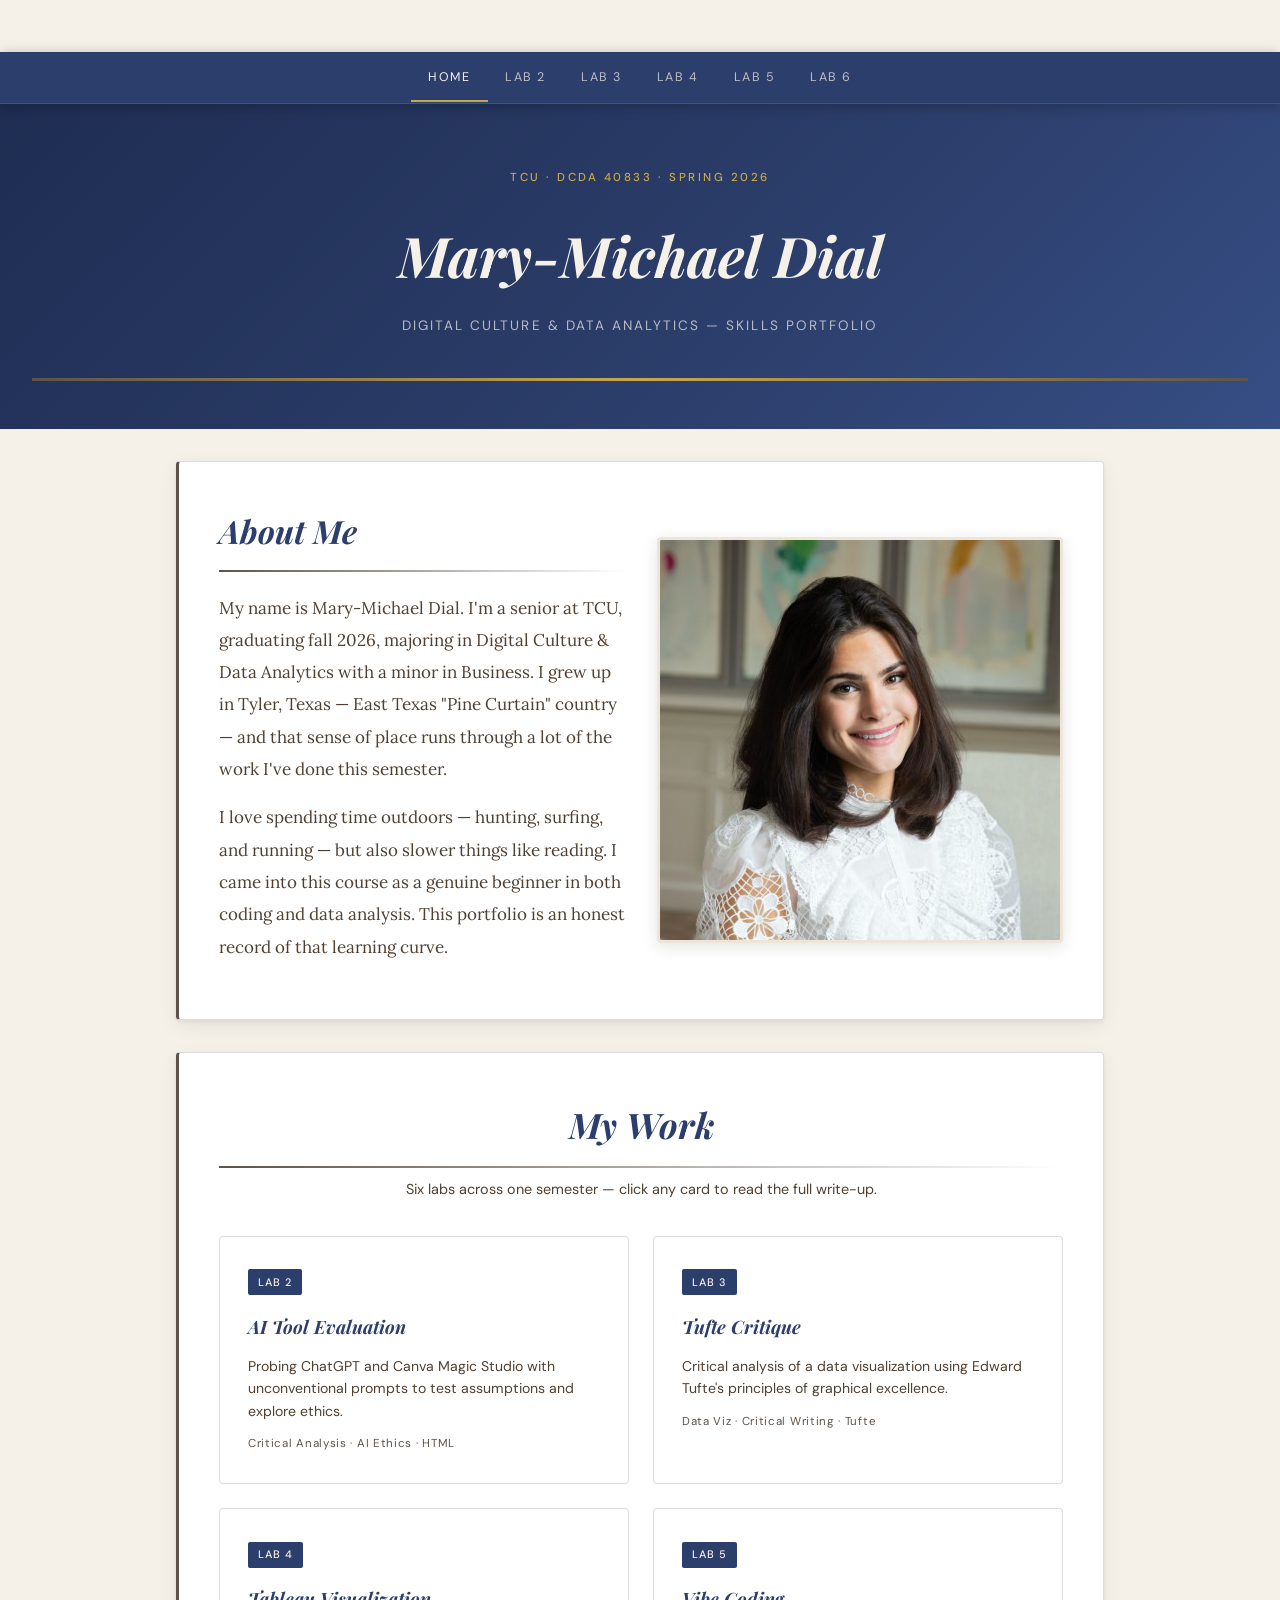
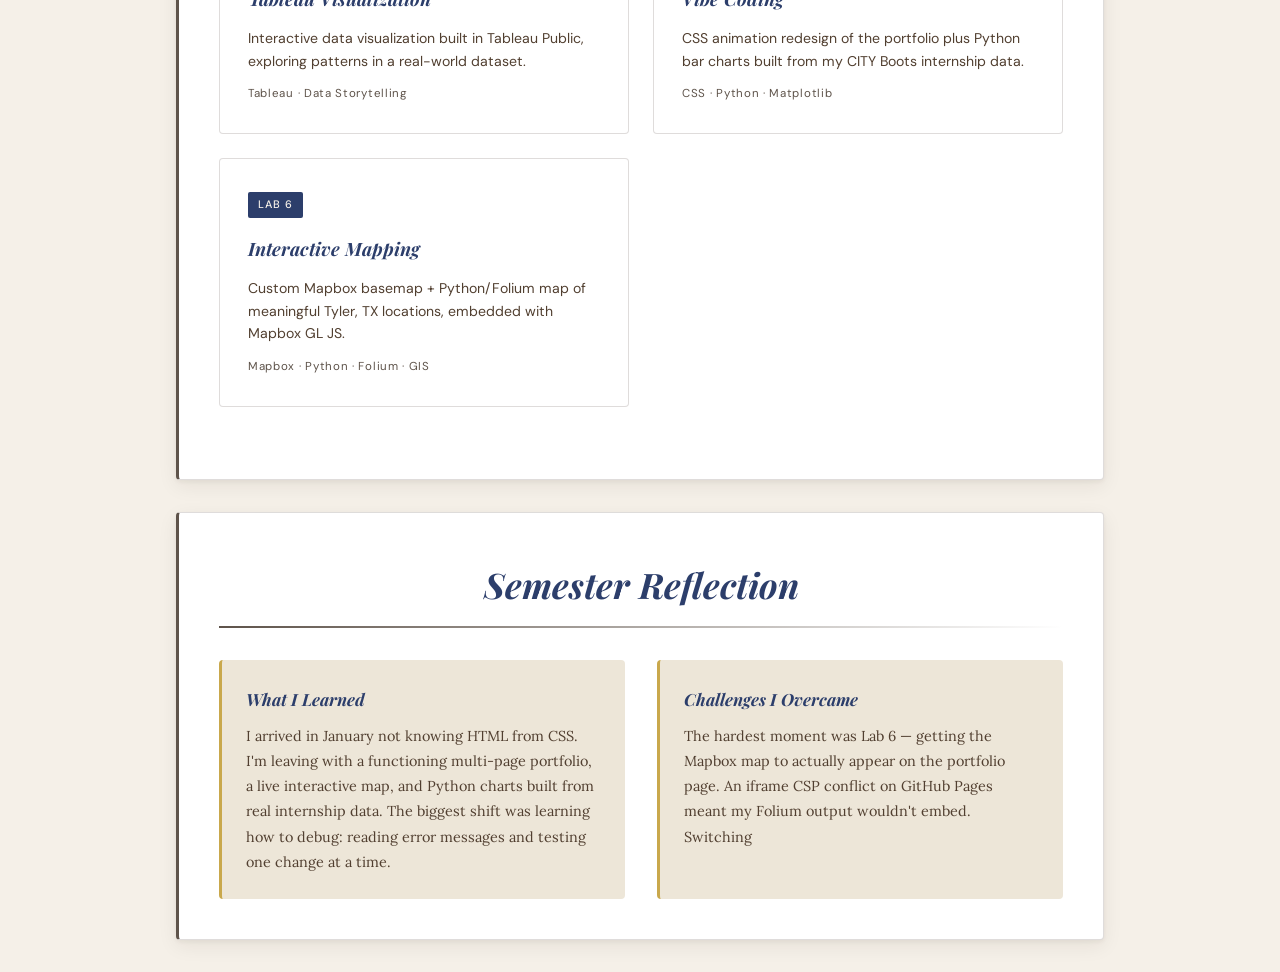
<file: index.html>
<!DOCTYPE html>
<!-- This is the home page of Mary-Michael Dial's DCDA Skills Portfolio.
     It links to all six lab pages and introduces the site. -->
<html lang="en">

<head>
    <!-- UTF-8 encoding handles all characters including special symbols -->
    <meta charset="UTF-8">
    <!-- Viewport tag makes the site scale correctly on phones and tablets -->
    <meta name="viewport" content="width=device-width, initial-scale=1.0">
    <meta name="description" content="DCDA 40833 Skills Portfolio — Mary-Michael Dial, TCU Spring 2026">
    <title>Mary-Michael Dial | DCDA 40833 Skills Portfolio</title>
    <!-- Link to our one external stylesheet — controls ALL visual design -->
    <link rel="stylesheet" href="css/styles.css">
    <!-- Google Fonts: Playfair Display (headings), Lora (body), DM Sans (nav/labels) -->
    <link href="https://fonts.googleapis.com/css2?family=Playfair+Display:ital,wght@0,400;0,700;1,400&family=Lora:ital,wght@0,400;0,600;1,400&family=DM+Sans:wght@300;400;500&display=swap" rel="stylesheet">
</head>

<body>

    <!-- =====================================================
         NAVIGATION BAR
         Fixed to the top of the screen. The hamburger button
         is hidden on desktop and shown on mobile via CSS.
         JavaScript at the bottom toggles the menu open/closed.
         ===================================================== -->
    <nav>
        <!-- Hamburger: three lines that become an X on mobile -->
        <button class="hamburger" aria-label="Toggle menu">&#9776;</button>
        <!-- Nav links — collapse on mobile when hamburger is clicked -->
        <ul class="nav-links">
            <li><a href="index.html" class="active">Home</a></li>
            <li><a href="lab02.html">Lab 2</a></li>
            <li><a href="lab03.html">Lab 3</a></li>
            <li><a href="lab04.html">Lab 4</a></li>
            <li><a href="lab05.html">Lab 5</a></li>
            <li><a href="lab06.html">Lab 6</a></li>
        </ul>
    </nav>

    <!-- =====================================================
         HEADER / HERO BANNER
         Large dark section at the top — introduces name and course.
         ===================================================== -->
    <header>
        <div class="header-inner">
            <!-- Small uppercase label above the main title -->
            <p class="header-eyebrow">TCU · DCDA 40833 · Spring 2026</p>
            <h1>Mary-Michael Dial</h1>
            <p class="header-sub">Digital Culture &amp; Data Analytics — Skills Portfolio</p>
        </div>
    </header>

    <!-- =====================================================
         MAIN CONTENT
         ===================================================== -->
    <main>

        <!-- -----------------------------------------------
             ABOUT SECTION
             Brief personal introduction with photo.
             ----------------------------------------------- -->
        <section id="about">
            <div class="about-grid">

                <!-- Left column: text introduction -->
                <div class="about-text">
                    <h2>About Me</h2>
                    <p>
                        My name is Mary-Michael Dial. I'm a senior at TCU, graduating fall 2026,
                        majoring in Digital Culture &amp; Data Analytics with a minor in Business.
                        I grew up in Tyler, Texas — East Texas "Pine Curtain" country — and that
                        sense of place runs through a lot of the work I've done this semester.
                    </p>
                    <p>
                        I love spending time outdoors — hunting, surfing, and running — but also
                        slower things like reading. I came into this course as a genuine beginner
                        in both coding and data analysis. This portfolio is an honest record of
                        that learning curve.
                    </p>
                </div>

                <!-- Right column: photo -->
                <div class="about-photo">
                    <!-- Photo saved in images/ folder as mypic.png -->
                    <img src="images/mypic.png" alt="Photo of Mary-Michael Dial">
                </div>

            </div>
        </section>

        <!-- -----------------------------------------------
             LAB CARDS GRID
             One card per lab. Each card links to its detail
             page and shows a brief description and skill tags.
             ----------------------------------------------- -->
        <section id="portfolio">
            <h2 class="section-title">My Work</h2>
            <p class="section-sub">Six labs across one semester — click any card to read the full write-up.</p>

            <!-- CSS Grid — auto-fills columns at minimum 280px wide -->
            <div class="portfolio-grid">

                <!-- LAB 2 CARD -->
                <a href="lab02.html" class="portfolio-card">
                    <span class="lab-tag">Lab 2</span>
                    <h3>AI Tool Evaluation</h3>
                    <p>Probing ChatGPT and Canva Magic Studio with unconventional prompts to test assumptions and explore ethics.</p>
                    <span class="card-skills">Critical Analysis · AI Ethics · HTML</span>
                </a>

                <!-- LAB 3 CARD -->
                <a href="lab03.html" class="portfolio-card">
                    <span class="lab-tag">Lab 3</span>
                    <h3>Tufte Critique</h3>
                    <p>Critical analysis of a data visualization using Edward Tufte's principles of graphical excellence.</p>
                    <span class="card-skills">Data Viz · Critical Writing · Tufte</span>
                </a>

                <!-- LAB 4 CARD -->
                <a href="lab04.html" class="portfolio-card">
                    <span class="lab-tag">Lab 4</span>
                    <h3>Tableau Visualization</h3>
                    <p>Interactive data visualization built in Tableau Public, exploring patterns in a real-world dataset.</p>
                    <span class="card-skills">Tableau · Data Storytelling</span>
                </a>

                <!-- LAB 5 CARD -->
                <a href="lab05.html" class="portfolio-card">
                    <span class="lab-tag">Lab 5</span>
                    <h3>Vibe Coding</h3>
                    <p>CSS animation redesign of the portfolio plus Python bar charts built from my CITY Boots internship data.</p>
                    <span class="card-skills">CSS · Python · Matplotlib</span>
                </a>

                <!-- LAB 6 CARD -->
                <a href="lab06.html" class="portfolio-card">
                    <span class="lab-tag">Lab 6</span>
                    <h3>Interactive Mapping</h3>
                    <p>Custom Mapbox basemap + Python/Folium map of meaningful Tyler, TX locations, embedded with Mapbox GL JS.</p>
                    <span class="card-skills">Mapbox · Python · Folium · GIS</span>
                </a>

            </div>
        </section>

        <!-- -----------------------------------------------
             SEMESTER REFLECTION
             ----------------------------------------------- -->
        <section id="reflection">
            <h2 class="section-title">Semester Reflection</h2>

            <div class="reflection-grid">

                <div class="reflection-item">
                    <h3>What I Learned</h3>
                    <p>
                        I arrived in January not knowing HTML from CSS. I'm leaving with a
                        functioning multi-page portfolio, a live interactive map, and Python
                        charts built from real internship data. The biggest shift was learning
                        how to debug: reading error messages and testing one change at a time.
                    </p>
                </div>

                <div class="reflection-item">
                    <h3>Challenges I Overcame</h3>
                    <p>
                        The hardest moment was Lab 6 — getting the Mapbox map to actually appear
                        on the portfolio page. An iframe CSP conflict on GitHub Pages meant my
                        Folium output wouldn't embed. Switching
</file>
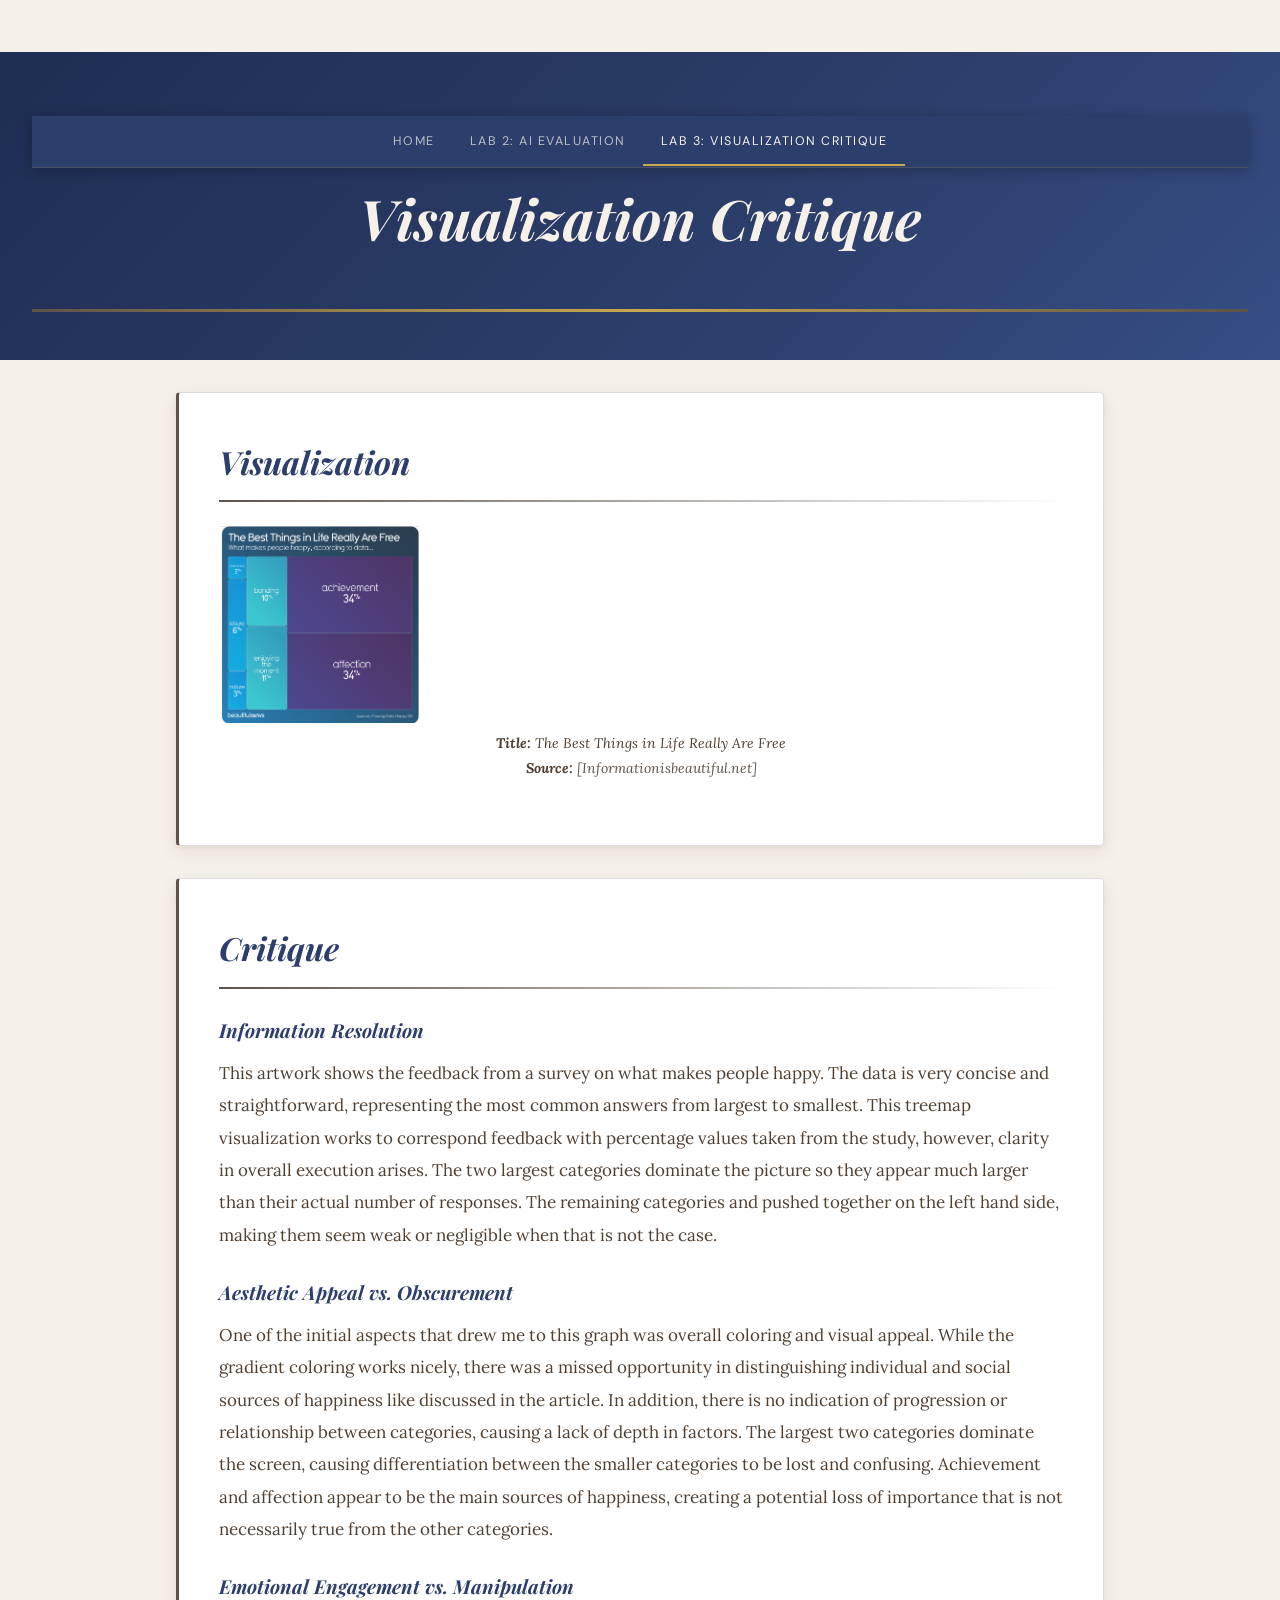
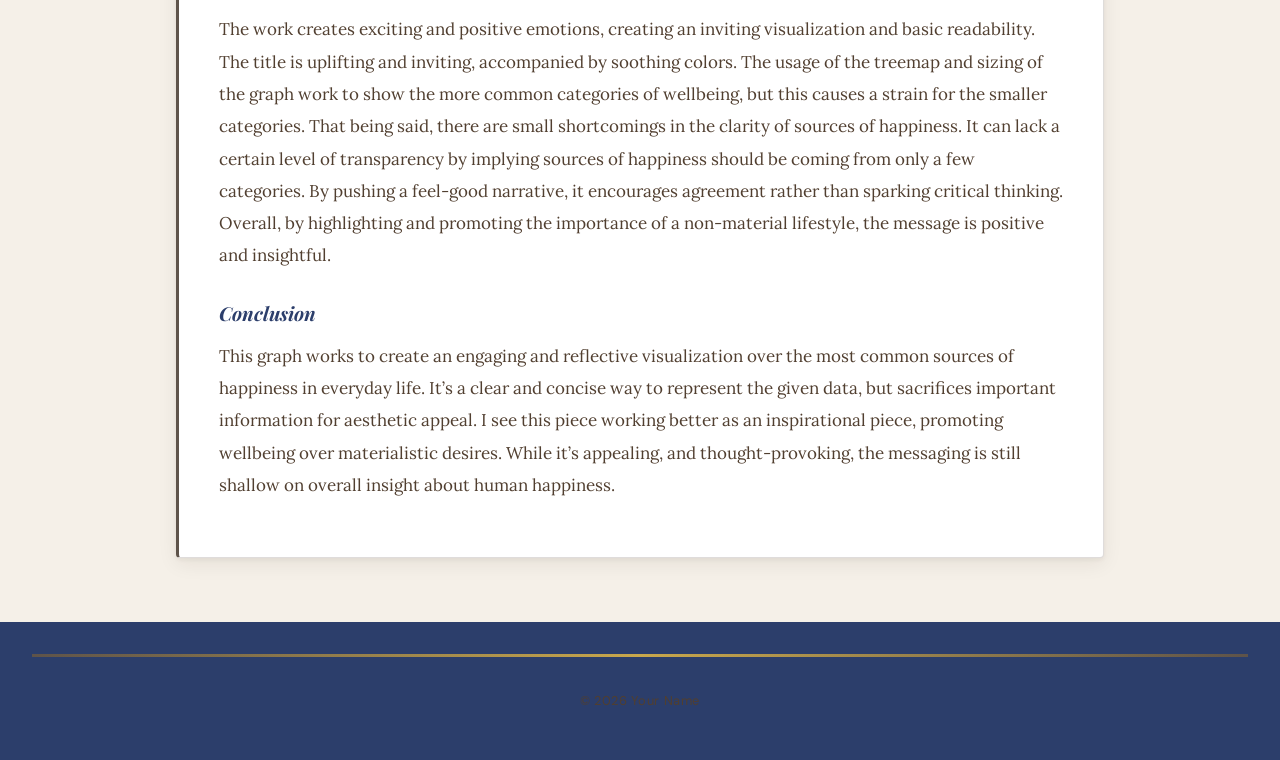
<file: lab03.html>
<!DOCTYPE html>
<html lang="en">
<head>
    <meta charset="UTF-8">
    <meta name="viewport" content="width=device-width, initial-scale=1.0">
    <title>Visualization Critique | Your Name</title>
    <link rel="stylesheet" href="css/styles.css">
</head>
<body>
    <header>
        <nav>
            <button class="hamburger" aria-label="Toggle menu">&#9776;</button>
            <div class="nav-links">
                <a href="index.html">Home</a>
                <a href="lab02.html">Lab 2: AI Evaluation</a>
                <a href="lab03.html" class="active">Lab 3: Visualization Critique</a>
            </div>
            <!-- Add more lab links as the semester progresses -->
        </nav>
        <h1>Visualization Critique</h1>
    </header>

    <main>
        <section>
            <h2>Visualization</h2>
            <figure>
                <img src="images/lab03.png" width="200"> 
                <figcaption>
                    <strong>Title:</strong> The Best Things in Life Really Are Free<br>
                    <strong>Source:</strong> <a href="[https://informationisbeautiful.net/beautifulnews/575-best-things-free/]" target="_blank">[Informationisbeautiful.net]</a>
                </figcaption>
            </figure>
        </section>

        <section>
            <h2>Critique</h2>
            
            <h3>Information Resolution</h3>
            <p>
This artwork shows the feedback from a survey on what makes people happy. The data is very concise and straightforward, representing the most common answers from largest to smallest. This treemap visualization works to correspond feedback with percentage values taken from the study, however, clarity in overall execution arises. The two largest categories dominate the picture so they appear much larger than their actual number of responses. The remaining categories and pushed together on the left hand side, making them seem weak or negligible when that is not the case. 

</p>


            <h3>
 
Aesthetic Appeal vs. Obscurement</h3>
            <p>One of the initial aspects that drew me to this graph was overall coloring and visual appeal. While the gradient coloring works nicely, there was a missed opportunity in distinguishing individual and social sources of happiness like discussed in the article. In addition, there is no indication of progression or relationship between categories, causing a lack of depth in factors. 
                The largest two categories dominate the screen, causing differentiation between the smaller categories to be lost and confusing. Achievement and affection appear to be the main sources of happiness, creating a potential loss of importance that is not necessarily true from the other categories. 
</p>

            <h3>Emotional Engagement vs. Manipulation </h3>
            <p>
The work creates exciting and positive emotions, creating an inviting visualization and basic readability. The title is uplifting and inviting, accompanied by soothing colors. The usage of the treemap and sizing of the graph work to show the more common categories of wellbeing, but this causes a strain for the smaller categories. That being said, there are small shortcomings in the clarity of sources of happiness. It can lack a certain level of transparency by implying sources of happiness should be coming from only a few categories. By pushing a feel-good narrative, it encourages agreement rather than sparking critical thinking. Overall, by highlighting and promoting the importance of a non-material lifestyle, the message is positive and insightful. 

            <h3>Conclusion</h3>
            <p>This graph works to create an engaging and reflective visualization over the most common sources of happiness in everyday life. It’s a clear and concise way to represent the given data, but sacrifices important information for aesthetic appeal. I see this piece working better as an inspirational piece, promoting wellbeing over materialistic desires. While it’s appealing,  and thought-provoking, the messaging is still shallow on overall insight about human happiness. 
</p>
        </section>
    </main>

    <footer>
        <p>© 2026 Your Name</p>
    </footer>

    <script>
        document.querySelector('.hamburger').addEventListener('click', function () {
            document.querySelector('.nav-links').classList.toggle('active');
        });
    </script>
</body>
</html>
</file>
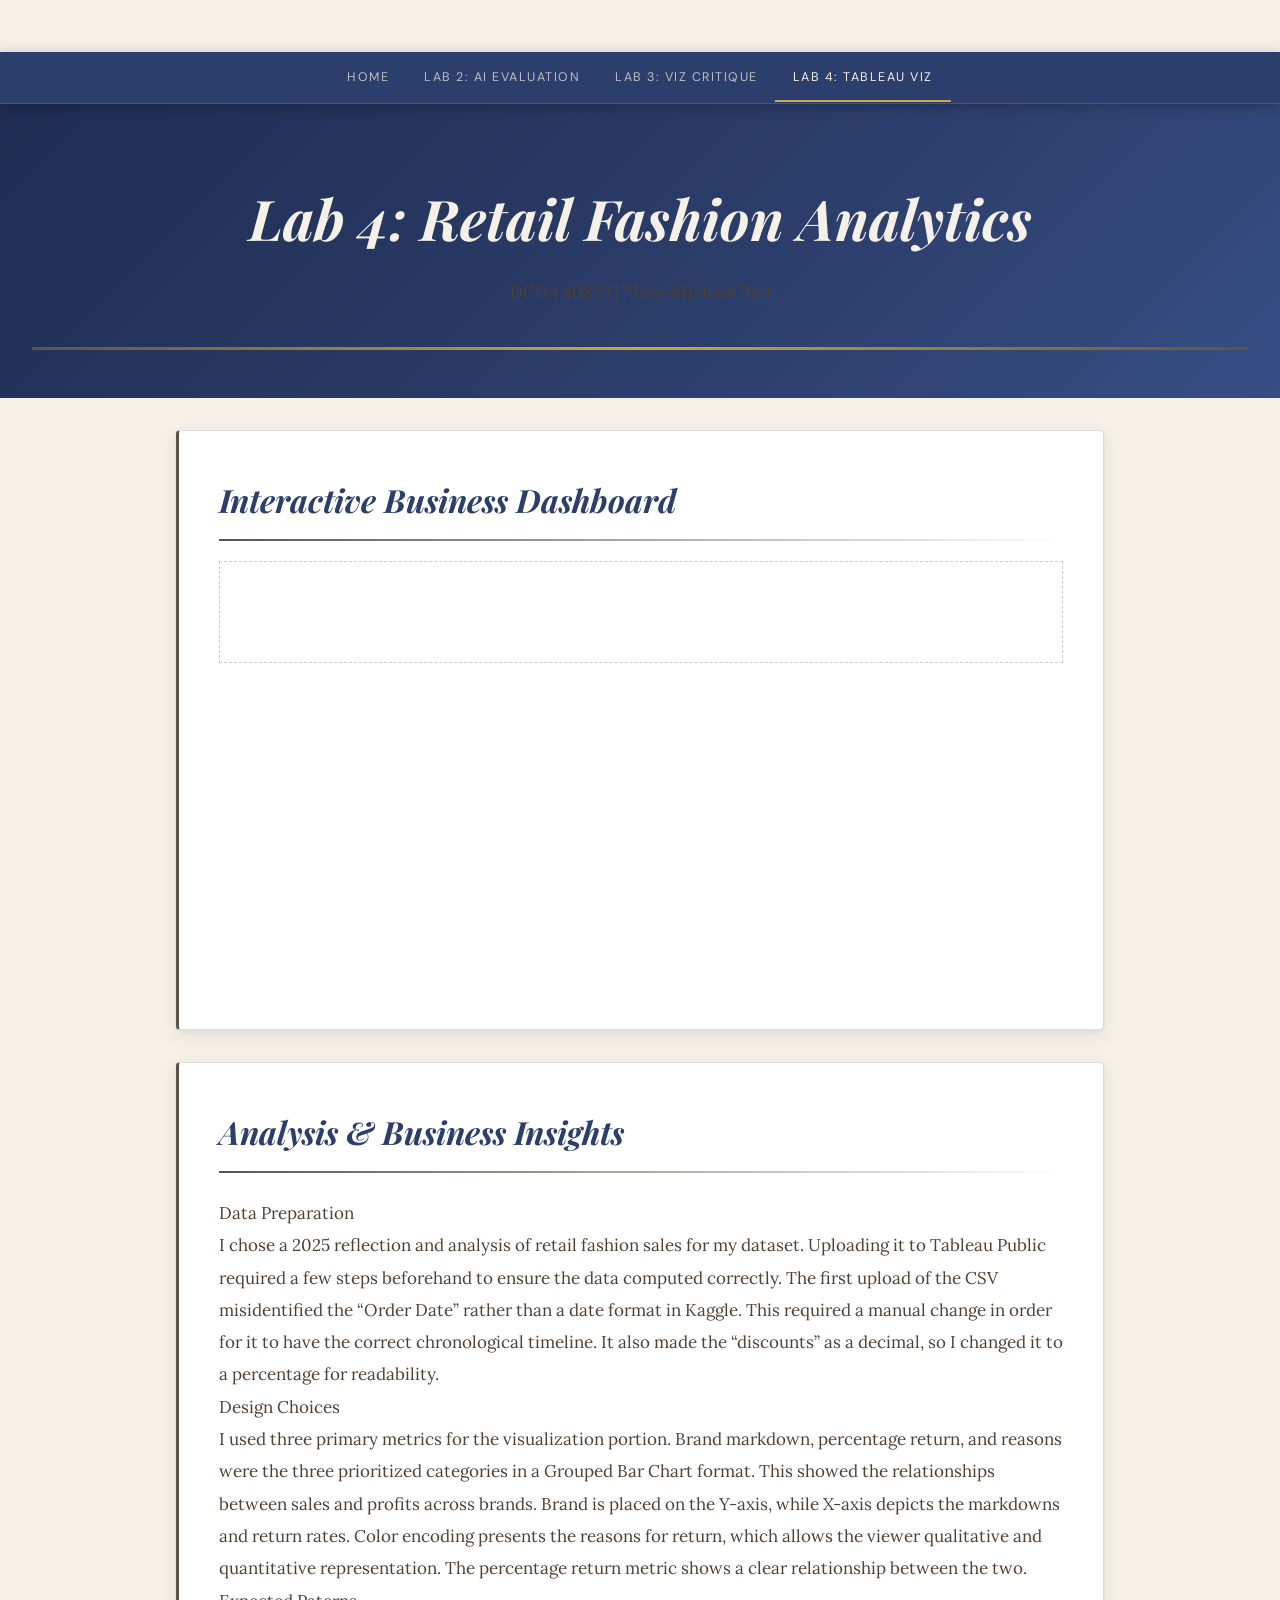
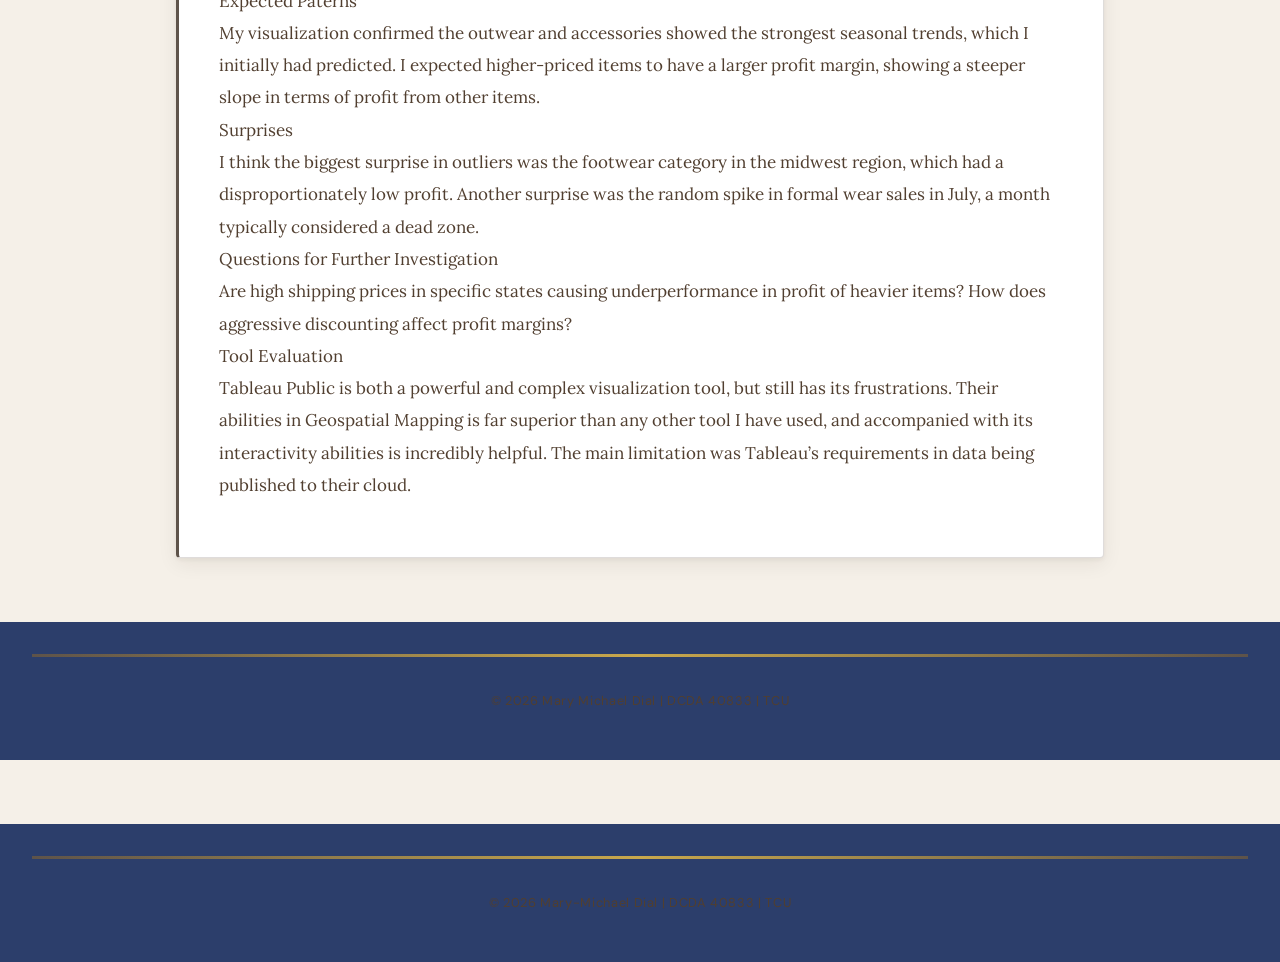
<file: lab04.html>
<!DOCTYPE html>
<html lang="en">

<head>
    <meta charset="UTF-8">
    <meta name="viewport" content="width=device-width, initial-scale=1.0">
    <title>Lab 4: Tableau | Mary-Michael Dial </title>
    <link rel="stylesheet" href="css/styles.css">
</head>

<body>
    <nav>
        <button class="hamburger" aria-label="Toggle menu">&#9776;</button>
        <ul class="nav-links">
            <li><a href="index.html">Home</a></li>
            <li><a href="lab02.html">Lab 2: AI Evaluation</a></li>
            <li><a href="lab03.html">Lab 3: Viz Critique</a></li>
            <li><a href="lab04.html" class="active">Lab 4: Tableau Viz</a></li>
        </ul>
    </nav>
    
    <header>
        <h1>Lab 4: Retail Fashion Analytics</h1>
        <p>DCDA 40833 | Mary-Michael Dial</p>
    </header>

    <main>
        <section style="width: 100%; min-height: 600px;">
            <h2>Interactive Business Dashboard</h2>
            <div style="text-align: center; padding: 50px; border: 1px dashed #ccc;">
                <div class='tableauPlaceholder' id='viz1770918110526' style='position: relative'><noscript><a href='#'><img alt='Dashboard 1 ' src='https:&#47;&#47;public.tableau.com&#47;static&#47;images&#47;La&#47;Lab4_17709163672370&#47;Dashboard1&#47;1_rss.png' style='border: none' /></a></noscript><object class='tableauViz'  style='display:none;'><param name='host_url' value='https%3A%2F%2Fpublic.tableau.com%2F' /> <param name='embed_code_version' value='3' /> <param name='site_root' value='' /><param name='name' value='Lab4_17709163672370&#47;Dashboard1' /><param name='tabs' value='no' /><param name='toolbar' value='yes' /><param name='static_image' value='https:&#47;&#47;public.tableau.com&#47;static&#47;images&#47;La&#47;Lab4_17709163672370&#47;Dashboard1&#47;1.png' /> <param name='animate_transition' value='yes' /><param name='display_static_image' value='yes' /><param name='display_spinner' value='yes' /><param name='display_overlay' value='yes' /><param name='display_count' value='yes' /><param name='language' value='en-US' /><param name='filter' value='showOnboarding=true' /></object></div>                <script type='text/javascript'>                    var divElement = document.getElementById('viz1770918110526');                    var vizElement = divElement.getElementsByTagName('object')[0];                    if ( divElement.offsetWidth > 800 ) { vizElement.style.minWidth='420px';vizElement.style.maxWidth='650px';vizElement.style.width='100%';vizElement.style.minHeight='587px';vizElement.style.maxHeight='887px';vizElement.style.height=(divElement.offsetWidth*0.75)+'px';} else if ( divElement.offsetWidth > 500 ) { vizElement.style.minWidth='420px';vizElement.style.maxWidth='650px';vizElement.style.width='100%';vizElement.style.minHeight='587px';vizElement.style.maxHeight='887px';vizElement.style.height=(divElement.offsetWidth*0.75)+'px';} else { vizElement.style.width='100%';vizElement.style.height='727px';}                     var scriptElement = document.createElement('script');                    scriptElement.src = 'https://public.tableau.com/javascripts/api/viz_v1.js';                    vizElement.parentNode.insertBefore(scriptElement, vizElement);                </script>
            </div>

            </section>

      

        <section>
            <h2>Analysis & Business Insights</h2>
            <h3> </h3>
            <p> 
                Data Preparation <br> I chose a 2025 reflection and analysis of retail fashion sales for my dataset. Uploading it to Tableau Public required a few steps beforehand to ensure the data computed correctly. The first upload of the CSV misidentified the “Order Date” rather than a date format in Kaggle. This required a manual change in order for it to have the correct chronological timeline. It also made the “discounts” as a decimal, so I changed it to a percentage for readability. 
                <br> Design Choices <br>  I used three primary metrics for the visualization portion. Brand markdown, percentage return, and reasons were the three prioritized categories in a Grouped Bar Chart format. This showed the relationships between sales and profits across brands. Brand is placed on the Y-axis, while X-axis depicts the markdowns and return rates. Color encoding presents the reasons for return, which allows the viewer qualitative and quantitative representation. The percentage return metric shows a clear relationship between the two.
<br> Expected Paterns <br> My visualization confirmed the outwear and accessories showed the strongest seasonal trends, which I initially had predicted. I expected higher-priced items to have a larger profit margin, showing a steeper slope in terms of profit from other items. 
<br> Surprises <br> I think the biggest surprise in outliers was the footwear category in the midwest region, which had a disproportionately low profit. Another surprise was the random spike in formal wear sales in July, a month typically considered a dead zone. 
<br> Questions for Further Investigation <br>
Are high shipping prices in specific states causing underperformance in profit of heavier items?
How does aggressive discounting affect profit margins?
<br> Tool Evaluation <br>
Tableau Public is both a powerful and complex visualization tool, but still has its frustrations. Their abilities in Geospatial Mapping is far superior than any other tool I have used, and accompanied with its interactivity abilities is incredibly helpful. The main limitation was Tableau’s requirements in data being published to their cloud. 
</p>
        </section>
    </main>

    <footer>
        <p>&copy; 2026 Mary Michael Dial | DCDA 40833 | TCU</p>
    </footer>
</body>
</html></p>
        </section>
    </main>

    <footer>
        <p>&copy; 2026 Mary-Michael Dial | DCDA 40833 | TCU</p>
    </footer>

    <script>
        document.querySelector('.hamburger').addEventListener('click', function () {
            document.querySelector('.nav-links').classList.toggle('active');
        });
    </script>
</body>
</html>
</file>
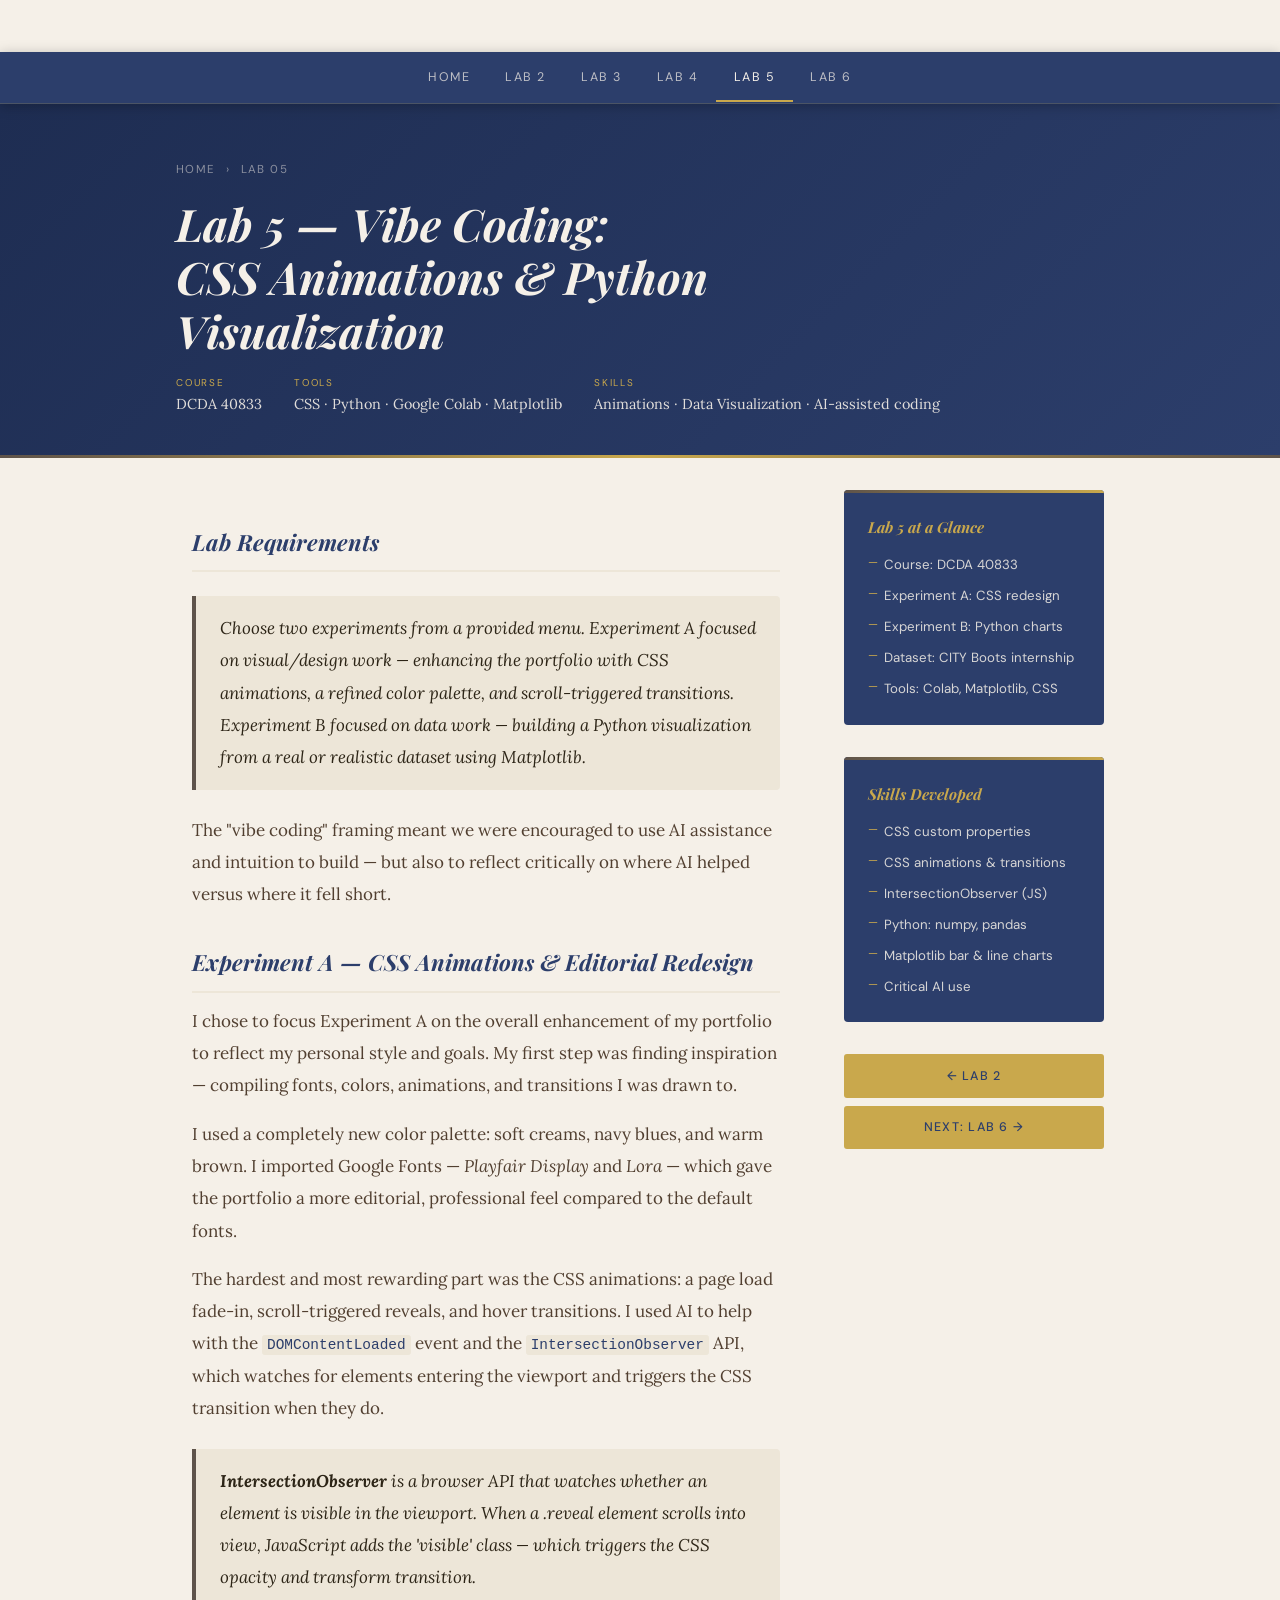
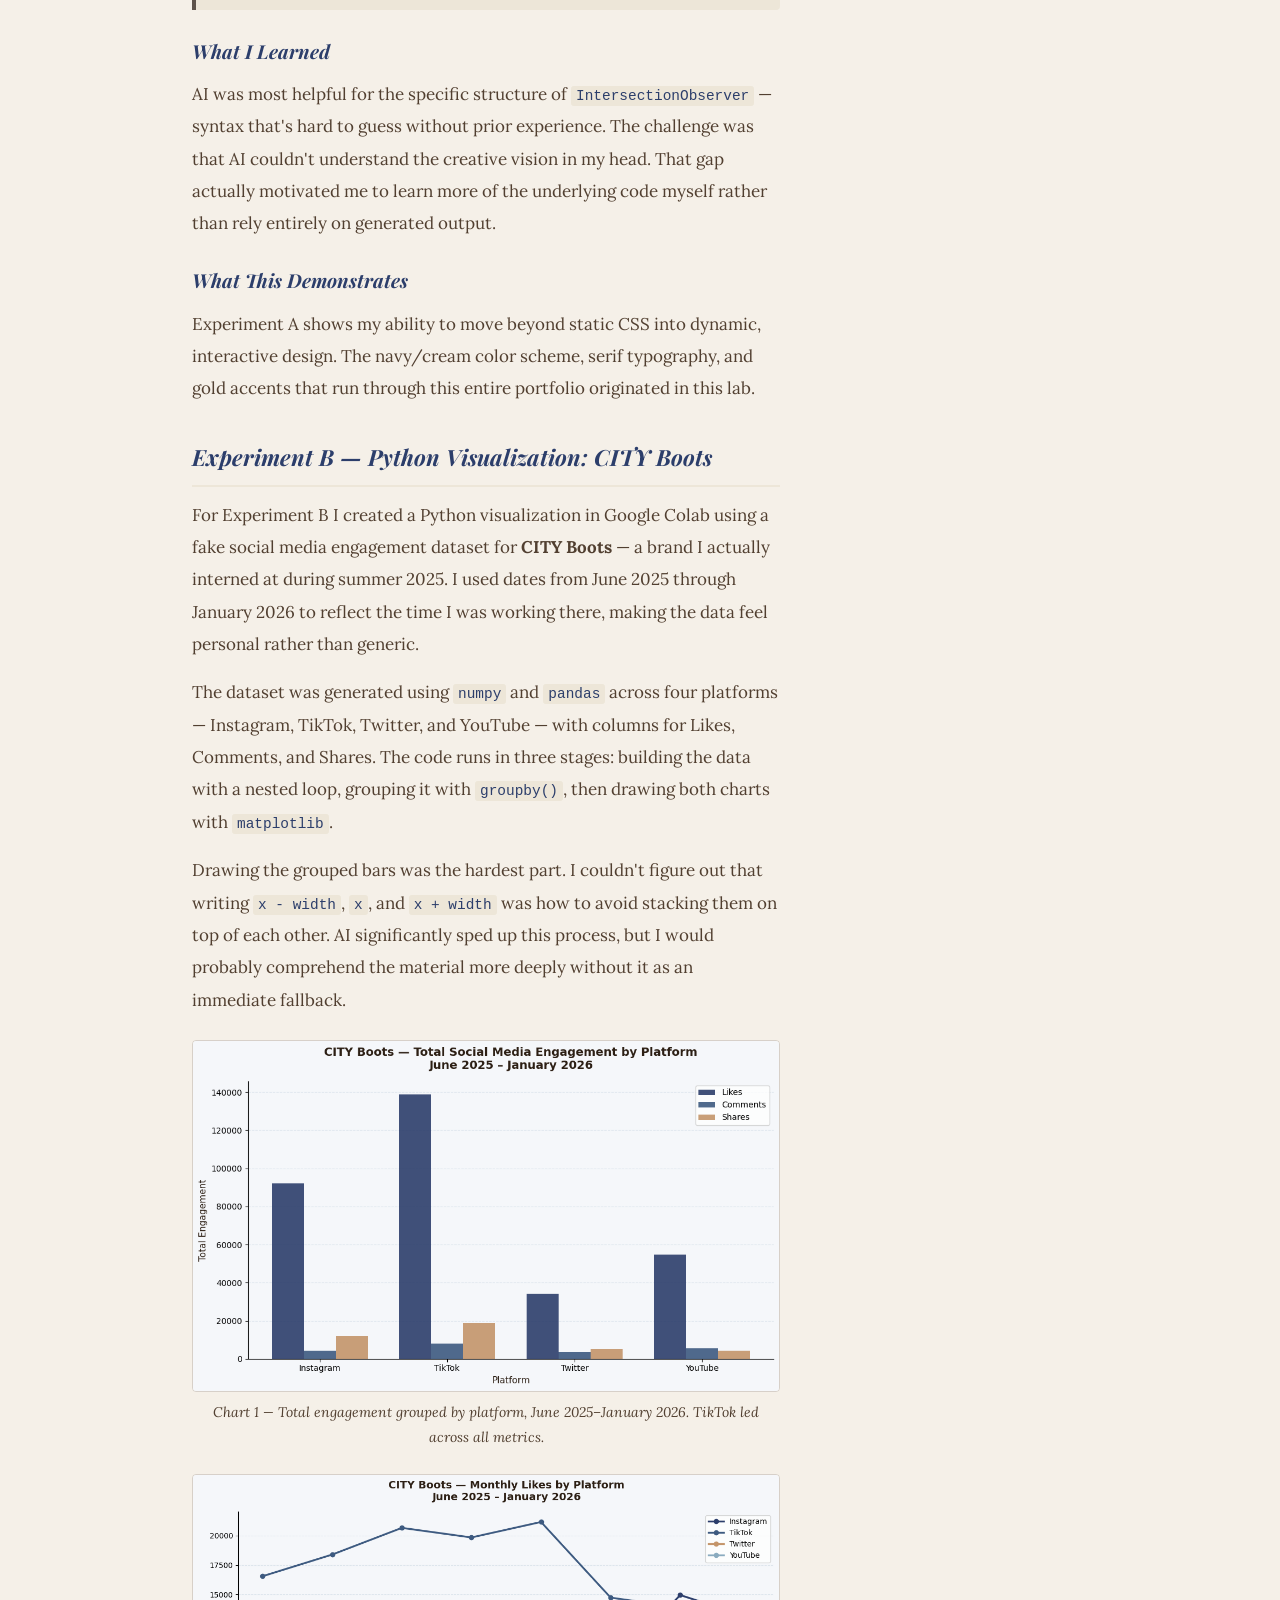
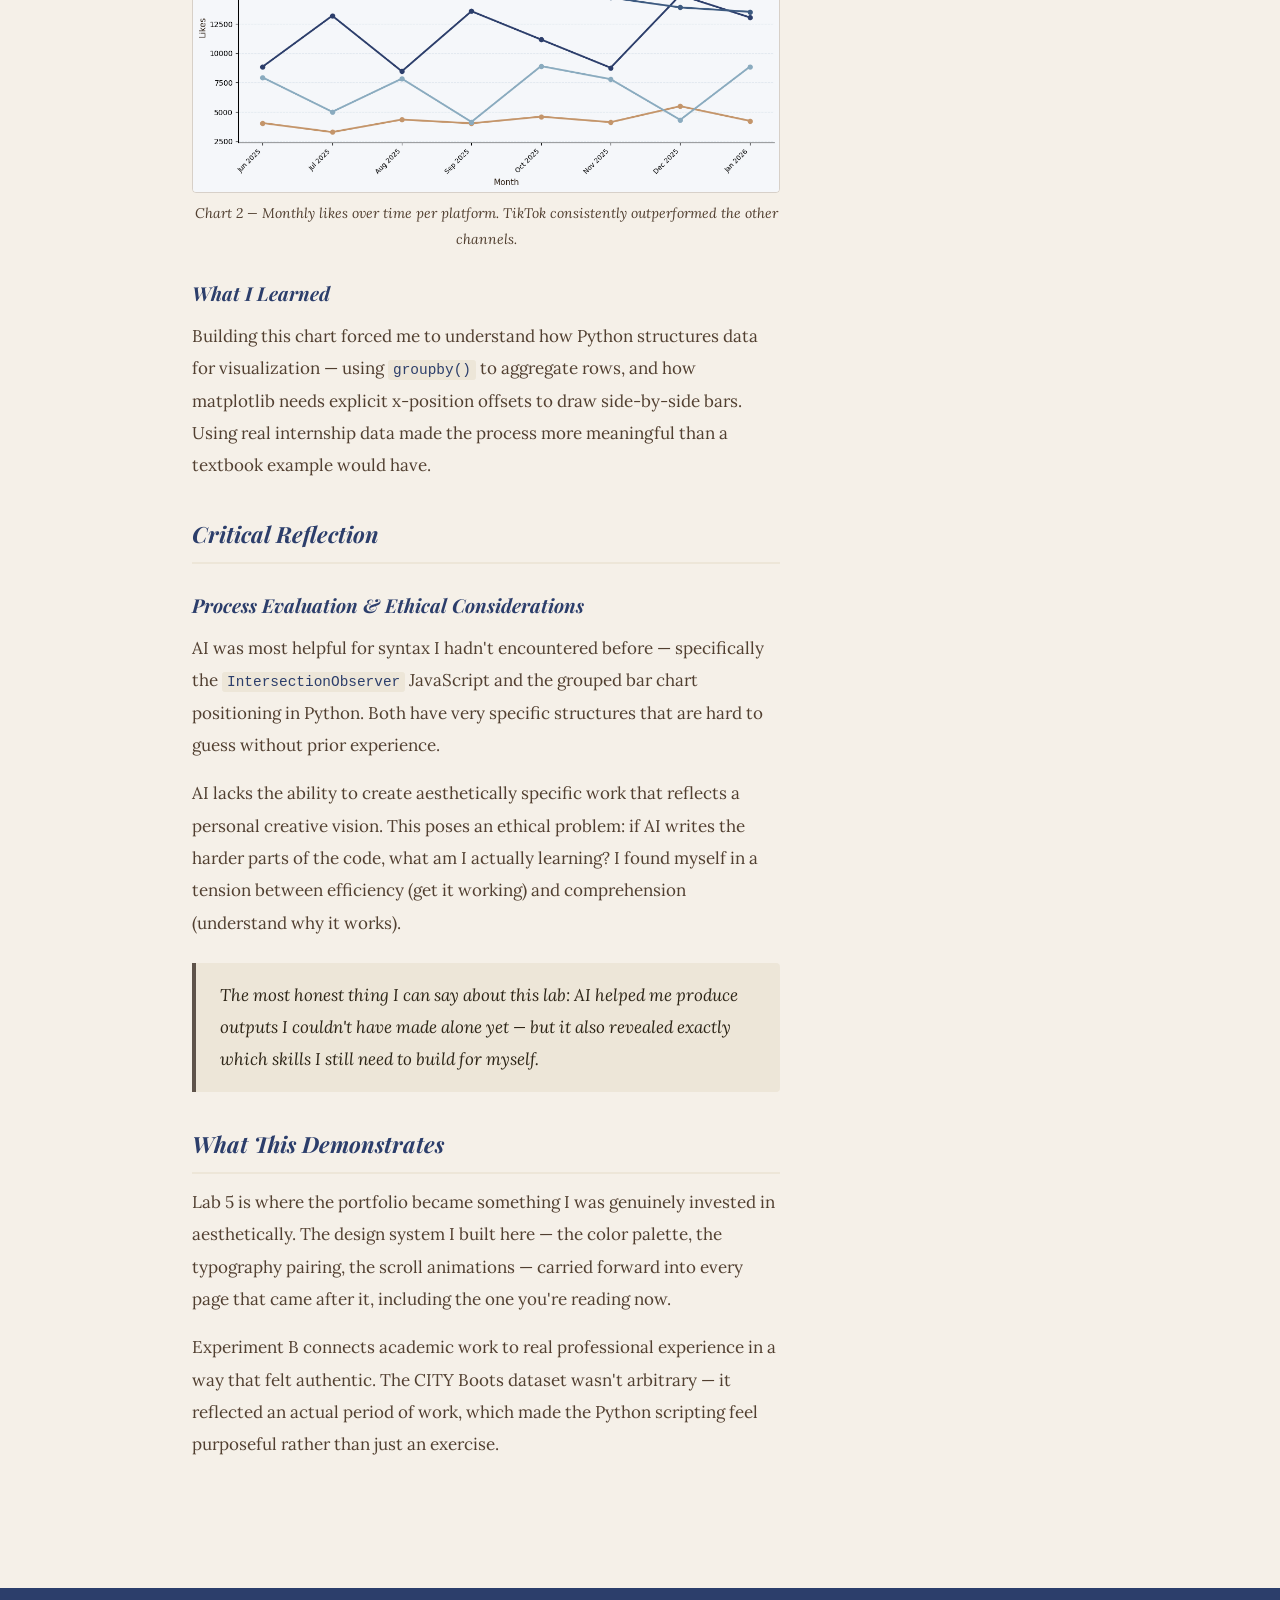
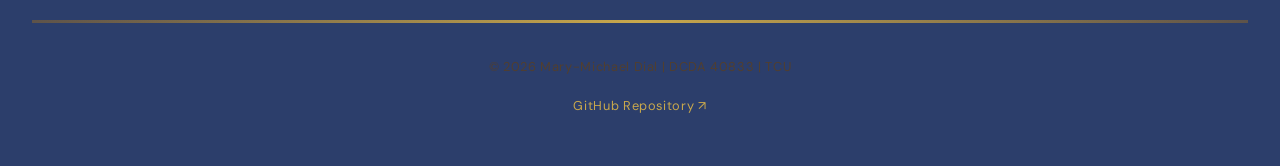
<file: lab05.html>
<!DOCTYPE html>
<!-- ============================================================
     lab05.html — Lab 5: Vibe Coding
     Author: Mary-Michael Dial | DCDA 40833 | Spring 2026

     This page documents Lab 5, which had two experiments:
       A) CSS animation redesign of the portfolio
       B) Python bar charts using CITY Boots social media data

     The page uses the same two-column layout as lab02.html:
     main content on the left, sticky sidebar on the right.
     ============================================================ -->
<html lang="en">

<head>
    <!-- UTF-8 handles all special characters -->
    <meta charset="UTF-8">
    <!-- Viewport scales the page correctly on phones -->
    <meta name="viewport" content="width=device-width, initial-scale=1.0">
    <title>Lab 5 — Vibe Coding | Mary-Michael Dial</title>
    <!-- Single external stylesheet — all design lives in here -->
    <link rel="stylesheet" href="css/styles.css">
    <!-- Google Fonts -->
    <link href="https://fonts.googleapis.com/css2?family=Playfair+Display:ital,wght@0,400;0,700;1,400&family=Lora:ital,wght@0,400;1,400&family=DM+Sans:wght@300;400;500&display=swap" rel="stylesheet">
</head>

<body>

    <!-- =====================================================
         NAVIGATION BAR
         Sticky nav — same structure on every page.
         Hamburger toggles the menu on mobile via JS below.
         ===================================================== -->
    <nav>
        <button class="hamburger" aria-label="Toggle menu">&#9776;</button>
        <ul class="nav-links">
            <li><a href="index.html">Home</a></li>
            <li><a href="lab02.html">Lab 2</a></li>
            <li><a href="lab03.html">Lab 3</a></li>
            <li><a href="lab04.html">Lab 4</a></li>
            <li><a href="lab05.html" class="active">Lab 5</a></li>
            <li><a href="lab06.html">Lab 6</a></li>
        </ul>
    </nav>

    <!-- =====================================================
         LAB HERO BANNER
         Dark navy section with breadcrumb, title, metadata.
         .lab-hero styles are in css/styles.css.
         Gold line at the bottom is added by CSS ::after.
         ===================================================== -->
    <div class="lab-hero">
        <div style="max-width:960px; margin:0 auto; padding:0 1rem;">

            <!-- Breadcrumb: shows location in the site -->
            <p class="breadcrumb">
                <a href="index.html">Home</a>
                <span>›</span>
                Lab 05
            </p>

            <h1>Lab 5 — Vibe Coding:<br>CSS Animations &amp; Python Visualization</h1>

            <!-- Metadata row below the title -->
            <div class="lab-meta">
                <div class="lab-meta-item">
                    <span class="meta-label">Course</span>
                    <span class="meta-value">DCDA 40833</span>
                </div>
                <div class="lab-meta-item">
                    <span class="meta-label">Tools</span>
                    <span class="meta-value">CSS · Python · Google Colab · Matplotlib</span>
                </div>
                <div class="lab-meta-item">
                    <span class="meta-label">Skills</span>
                    <span class="meta-value">Animations · Data Visualization · AI-assisted coding</span>
                </div>
            </div>
        </div>
    </div>
    <!-- END LAB HERO -->


    <!-- =====================================================
         TWO-COLUMN LAYOUT
         CSS Grid: main content left (1fr), sidebar right (260px).
         Collapses to one column on mobile via media query in CSS.
         ===================================================== -->
    <div style="max-width:960px; margin:2rem auto; padding:0 1rem; display:grid; grid-template-columns:1fr 260px; gap:3rem; align-items:start;">

        <!-- -----------------------------------------------
             MAIN CONTENT COLUMN
             ----------------------------------------------- -->
        <main class="lab-main">

            <!-- ----------------------------------------
                 SECTION: Lab Requirements
                 Brief synopsis of what the lab asked for.
                 ---------------------------------------- -->
            <section>
                <h2>Lab Requirements</h2>
                <!-- Callout box highlights the core assignment -->
                <div class="callout">
                    <p>
                        Choose two experiments from a provided menu. Experiment A focused
                        on visual/design work — enhancing the portfolio with CSS animations,
                        a refined color palette, and scroll-triggered transitions. Experiment B
                        focused on data work — building a Python visualization from a real
                        or realistic dataset using Matplotlib.
                    </p>
                </div>
                <p>
                    The "vibe coding" framing meant we were encouraged to use AI assistance
                    and intuition to build — but also to reflect critically on where AI
                    helped versus where it fell short.
                </p>
            </section>


            <!-- ----------------------------------------
                 SECTION: Experiment A — CSS Animations
                 ---------------------------------------- -->
            <section id="experiment-a">
                <h2>Experiment A — CSS Animations &amp; Editorial Redesign</h2>

                <p>
                    I chose to focus Experiment A on the overall enhancement of my portfolio
                    to reflect my personal style and goals. My first step was finding
                    inspiration — compiling fonts, colors, animations, and transitions I
                    was drawn to.
                </p>
                <p>
                    I used a completely new color palette: soft creams, navy blues, and warm
                    brown. I imported Google Fonts — <em>Playfair Display</em> and
                    <em>Lora</em> — which gave the portfolio a more editorial, professional
                    feel compared to the default fonts.
                </p>
                <p>
                    The hardest and most rewarding part was the CSS animations: a page load
                    fade-in, scroll-triggered reveals, and hover transitions. I used AI to
                    help with the <code>DOMContentLoaded</code> event and the
                    <code>IntersectionObserver</code> API, which watches for elements
                    entering the viewport and triggers the CSS transition when they do.
                </p>

                <!-- Callout explaining IntersectionObserver for the reader -->
                <div class="callout">
                    <p>
                        <strong>IntersectionObserver</strong> is a browser API that watches
                        whether an element is visible in the viewport. When a .reveal element
                        scrolls into view, JavaScript adds the 'visible' class — which triggers
                        the CSS opacity and transform transition.
                    </p>
                </div>

                <h3>What I Learned</h3>
                <p>
                    AI was most helpful for the specific structure of
                    <code>IntersectionObserver</code> — syntax that's hard to guess without
                    prior experience. The challenge was that AI couldn't understand the
                    creative vision in my head. That gap actually motivated me to learn more
                    of the underlying code myself rather than rely entirely on generated output.
                </p>

                <h3>What This Demonstrates</h3>
                <p>
                    Experiment A shows my ability to move beyond static CSS into dynamic,
                    interactive design. The navy/cream color scheme, serif typography, and
                    gold accents that run through this entire portfolio originated in this lab.
                </p>
            </section>


            <!-- ----------------------------------------
                 SECTION: Experiment B — Python Visualization
                 ---------------------------------------- -->
            <section id="experiment-b">
                <h2>Experiment B — Python Visualization: CITY Boots</h2>

                <p>
                    For Experiment B I created a Python visualization in Google Colab using
                    a fake social media engagement dataset for
                    <strong>CITY Boots</strong> — a brand I actually interned at during
                    summer 2025. I used dates from June 2025 through January 2026 to
                    reflect the time I was working there, making the data feel personal
                    rather than generic.
                </p>
                <p>
                    The dataset was generated using <code>numpy</code> and <code>pandas</code>
                    across four platforms — Instagram, TikTok, Twitter, and YouTube — with
                    columns for Likes, Comments, and Shares. The code runs in three stages:
                    building the data with a nested loop, grouping it with
                    <code>groupby()</code>, then drawing both charts with
                    <code>matplotlib</code>.
                </p>
                <p>
                    Drawing the grouped bars was the hardest part. I couldn't figure out that
                    writing <code>x - width</code>, <code>x</code>, and
                    <code>x + width</code> was how to avoid stacking them on top of each
                    other. AI significantly sped up this process, but I would probably
                    comprehend the material more deeply without it as an immediate fallback.
                </p>

                <!-- Chart 1 — images live in the images/ subfolder -->
                <!-- The src path was fixed from the original: added images/ prefix -->
                <figure>
                    <img src="images/CITYBoots-engagement.png"
                         alt="CITY Boots Total Social Media Engagement grouped bar chart"
                         class="lab-image">
                    <figcaption>
                        Chart 1 — Total engagement grouped by platform, June 2025–January 2026.
                        TikTok led across all metrics.
                    </figcaption>
                </figure>

                <!-- Chart 2 — monthly likes line chart -->
                <figure>
                    <img src="images/CITYBoots-Monthlylikes.png"
                         alt="CITY Boots Monthly Likes by Platform line chart"
                         class="lab-image">
                    <figcaption>
                        Chart 2 — Monthly likes over time per platform.
                        TikTok consistently outperformed the other channels.
                    </figcaption>
                </figure>

                <h3>What I Learned</h3>
                <p>
                    Building this chart forced me to understand how Python structures data
                    for visualization — using <code>groupby()</code> to aggregate rows, and
                    how matplotlib needs explicit x-position offsets to draw side-by-side
                    bars. Using real internship data made the process more meaningful than
                    a textbook example would have.
                </p>
            </section>


            <!-- ----------------------------------------
                 SECTION: Critical Reflection
                 ---------------------------------------- -->
            <section id="reflection">
                <h2>Critical Reflection</h2>

                <h3>Process Evaluation &amp; Ethical Considerations</h3>
                <p>
                    AI was most helpful for syntax I hadn't encountered before — specifically
                    the <code>IntersectionObserver</code> JavaScript and the grouped bar chart
                    positioning in Python. Both have very specific structures that are hard to
                    guess without prior experience.
                </p>
                <p>
                    AI lacks the ability to create aesthetically specific work that reflects
                    a personal creative vision. This poses an ethical problem: if AI writes
                    the harder parts of the code, what am I actually learning? I found myself
                    in a tension between efficiency (get it working) and comprehension
                    (understand why it works).
                </p>

                <!-- Key takeaway callout -->
                <div class="callout">
                    <p>
                        The most honest thing I can say about this lab: AI helped me produce
                        outputs I couldn't have made alone yet — but it also revealed exactly
                        which skills I still need to build for myself.
                    </p>
                </div>
            </section>


            <!-- ----------------------------------------
                 SECTION: What This Demonstrates
                 Portfolio reflection — required for Skills Portfolio.
                 ---------------------------------------- -->
            <section>
                <h2>What This Demonstrates</h2>
                <p>
                    Lab 5 is where the portfolio became something I was genuinely invested
                    in aesthetically. The design system I built here — the color palette,
                    the typography pairing, the scroll animations — carried forward into
                    every page that came after it, including the one you're reading now.
                </p>
                <p>
                    Experiment B connects academic work to real professional experience in
                    a way that felt authentic. The CITY Boots dataset wasn't arbitrary —
                    it reflected an actual period of work, which made the Python scripting
                    feel purposeful rather than just an exercise.
                </p>
            </section>

        </main>
        <!-- END MAIN CONTENT -->


        <!-- -----------------------------------------------
             SIDEBAR
             position: sticky — follows user while scrolling.
             .sidebar-card and .skill-list styled in styles.css.
             ----------------------------------------------- -->
        <aside class="lab-sidebar">

            <!-- Quick facts card -->
            <div class="sidebar-card">
                <h4>Lab 5 at a Glance</h4>
                <ul class="skill-list">
                    <li>Course: DCDA 40833</li>
                    <li>Experiment A: CSS redesign</li>
                    <li>Experiment B: Python charts</li>
                    <li>Dataset: CITY Boots internship</li>
                    <li>Tools: Colab, Matplotlib, CSS</li>
                </ul>
            </div>

            <!-- Skills developed -->
            <div class="sidebar-card">
                <h4>Skills Developed</h4>
                <ul class="skill-list">
                    <li>CSS custom properties</li>
                    <li>CSS animations &amp; transitions</li>
                    <li>IntersectionObserver (JS)</li>
                    <li>Python: numpy, pandas</li>
                    <li>Matplotlib bar &amp; line charts</li>
                    <li>Critical AI use</li>
                </ul>
            </div>

            <!-- Navigation links between labs -->
            <a href="lab02.html" class="sidebar-link">← Lab 2</a>
            <a href="lab06.html" class="sidebar-link">Next: Lab 6 →</a>

        </aside>
        <!-- END SIDEBAR -->

    </div>
    <!-- END TWO-COLUMN LAYOUT -->


    <!-- FOOTER — same on every page -->
    <footer>
        <p>&copy; 2026 Mary-Michael Dial | DCDA 40833 | TCU</p>
        <p style="margin-top:0.4rem;">
            <a href="https://github.com/marymichaeldial/dcda-portfolio" target="_blank" rel="noopener">
                GitHub Repository ↗
            </a>
        </p>
    </footer>


    <!-- =====================================================
         JAVASCRIPT — hamburger menu toggle
         Adds/removes 'active' class on .nav-links.
         CSS uses this class to show/hide the mobile menu.
         ===================================================== -->
    <script>
        const hamburger = document.querySelector('.hamburger');
        const navLinks  = document.querySelector('.nav-links');

        hamburger.addEventListener('click', function () {
            navLinks.classList.toggle('active');
        });
    </script>

    <!-- Scroll animations — adds 'visible' to .reveal elements -->
    <script src="portfolio-animations.js"></script>

</body>
</html>
</file>
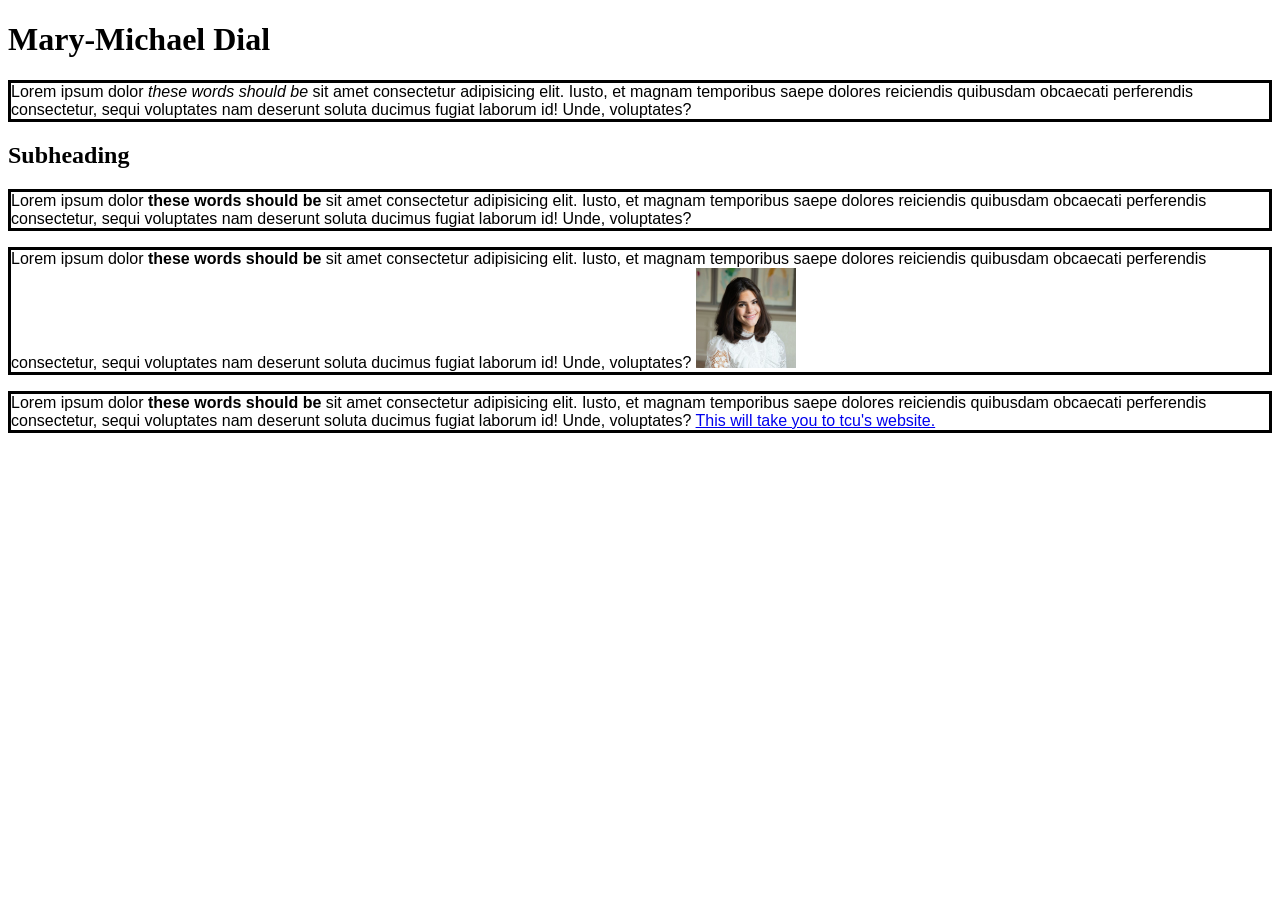
<file: practice.html>
<!DOCTYPE html>
<html lang="en">
<head>
    <meta charset="UTF-8">
    <meta name="viewport" content="width=device-width, initial-scale=1.0">
    <title>Document</title>
    <style> 
        hi {color: blue;
            
        font-family:'Gill Sans', 'Gill Sans MT', Calibri, 'Trebuchet MS', sans-serif;}
        p {font-family:Arial, Helvetica, sans-serif;
            font-size: 16px;
        border-style: solid}
    
    </style>
</head>
<body>
    <h1>Mary-Michael Dial</h1> 
    <p> Lorem ipsum dolor <em>these words should be</em> sit amet consectetur adipisicing elit. Iusto, et magnam temporibus saepe dolores reiciendis quibusdam obcaecati perferendis consectetur, sequi voluptates nam deserunt soluta ducimus fugiat laborum id! Unde, voluptates?</p>
    <h2>Subheading</h2>
    <p> Lorem ipsum dolor <strong>these words should be</strong> sit amet consectetur adipisicing elit. Iusto, et magnam temporibus saepe dolores reiciendis quibusdam obcaecati perferendis consectetur, sequi voluptates nam deserunt soluta ducimus fugiat laborum id! Unde, voluptates?

         <p> Lorem ipsum dolor <strong>these words should be</strong> sit amet consectetur adipisicing elit. Iusto, et magnam temporibus saepe dolores reiciendis quibusdam obcaecati perferendis consectetur, sequi voluptates nam deserunt soluta ducimus fugiat laborum id! Unde, voluptates?

            <img src="image.png" alt="Lab 6 Image" width="100" height="100">
            <!-- below, i insert my first image -->

             <p> Lorem ipsum dolor <strong>these words should be</strong> sit amet consectetur adipisicing elit. Iusto, et magnam temporibus saepe dolores reiciendis quibusdam obcaecati perferendis consectetur, sequi voluptates nam deserunt soluta ducimus fugiat laborum id! Unde, voluptates?

                <!-- below, i insert my first link -->
<a href="https://www.tcu.edu">
    This will take you to tcu's website.</a> </p>



</body>
</html>
</file>
<file: css/styles.css>
/* ============================================================
   DCDA 40833 Skills Portfolio — css/styles.css
   Author: Mary-Michael Dial | TCU | Spring 2026

   This is the ONE stylesheet linked by every HTML page.
   All colors, fonts, layout, and animations live here.

   TABLE OF CONTENTS:
     1.  Google Fonts Import
     2.  CSS Variables (color palette + fonts)
     3.  Reset & Base Styles
     4.  Header / Hero Banner
     5.  Navigation Bar
     6.  Hamburger Menu (Mobile)
     7.  Main Content & Sections
     8.  About Grid (index.html)
     9.  Portfolio Cards Grid
    10.  Semester Reflection Grid
    11.  Lab Page Hero Banner
    12.  Lab Page Two-Column Layout
    13.  Sidebar Cards
    14.  Callout / Blockquote Boxes
    15.  Images & Figures
    16.  Code Blocks
    17.  Embedded Content (iframes/maps)
    18.  Footer
    19.  Scroll Animations (.reveal)
    20.  Responsive / Mobile (max-width: 768px)
    21.  Print Styles
   ============================================================ */


/* ------------------------------------------------------------
   1. GOOGLE FONTS IMPORT
   Must be the very first rule in the file.
   We load three typefaces:
     Playfair Display — elegant serif for headings
     Lora            — warm serif for body text
     DM Sans         — clean sans-serif for nav and labels
   ------------------------------------------------------------ */
@import url('https://fonts.googleapis.com/css2?family=Playfair+Display:ital,wght@0,400;0,600;0,700;1,400;1,600&family=Lora:ital,wght@0,400;0,600;1,400&family=DM+Sans:wght@300;400;500&display=swap');


/* ------------------------------------------------------------
   2. CSS VARIABLES (Custom Properties)
   Define the brand palette once here. Every color reference
   below uses var(--name) so changing one value updates
   every element that uses it instantly.
   ------------------------------------------------------------ */
:root {
  /* Core palette */
  --navy:         #2c3e6b;   /* Deep navy — headings, nav, dark elements */
  --navy-mid:     #364e85;   /* Slightly lighter navy — hover states */
  --brown:        #5e534a;   /* Warm brown — accent borders, tags */
  --brown-light:  #7a6a5e;   /* Lighter brown — hover on brown elements */
  --cream:        #f5f0e8;   /* Warm cream — main page background */
  --cream-dark:   #ede6d8;   /* Slightly darker cream — card backgrounds */
  --gold:         #c9a84c;   /* Gold — decorative lines and highlights */
  --text-dark:    #2c2416;   /* Near-black — primary body text */
  --text-mid:     #513f30;   /* Warm brown-gray — secondary text, captions */
  --white:        #ffffff;

  /* Legacy variable names — kept so older rules still work */
  --primary-color:   #2c3e6b;
  --accent-color:    #5e534a;
  --accent-soft:     #f5f0e8;
  --bg-color:        #f5f0e8;
  --bg-section:      #ffffff;
  --bg-dark:         #2c3e6b;
  --text-color:      #2c2416;
  --text-secondary:  #513f30;
  --border-color:    rgba(94, 83, 74, 0.2);

  /* Typography stacks */
  --font-display: 'Playfair Display', Georgia, serif;
  --font-body:    'Lora', Georgia, serif;
  --font-ui:      'DM Sans', Helvetica, Arial, sans-serif;

  /* Spacing — multiples of 8px */
  --space-sm:  1rem;    /* 16px */
  --space-md:  2rem;    /* 32px */
  --space-lg:  4rem;    /* 64px */

  /* Layout */
  --max-width:  960px;
  --nav-height: 52px;
  --transition: 0.25s ease;
}


/* ------------------------------------------------------------
   3. RESET & BASE STYLES
   Remove browser default margins/padding. box-sizing: border-box
   means padding is INCLUDED in an element's declared width —
   this prevents unexpected overflow and is standard practice.
   ------------------------------------------------------------ */
*, *::before, *::after {
  box-sizing: border-box;
  margin: 0;
  padding: 0;
}

html {
  font-size: 16px;          /* 1rem = 16px throughout */
  scroll-behavior: smooth;  /* Smooth scroll when clicking # anchor links */
}

body {
  font-family: var(--font-body);
  font-size: 1.0625rem;     /* 17px — slightly larger for readability */
  line-height: 1.8;
  color: var(--text-dark);
  background-color: var(--cream);
  /* Padding-top prevents content hiding behind the fixed nav */
  padding-top: var(--nav-height);
}

img {
  max-width: 100%;   /* Images never overflow their container */
  height: auto;      /* Maintains aspect ratio */
  display: block;
}

a {
  color: var(--brown);
  text-decoration: none;
  transition: color var(--transition);
}

a:hover {
  color: var(--brown-light);
}

h2 {
  font-family: var(--font-display);
  font-size: clamp(1.5rem, 3.5vw, 2.1rem); /* clamp = scales with viewport */
  font-weight: 700;
  color: var(--navy);
  margin-bottom: 1rem;
}

h3 {
  font-family: var(--font-display);
  font-size: 1.2rem;
  color: var(--brown);
  margin: 1.4rem 0 0.6rem;
}

p {
  margin-bottom: 1rem;
  color: var(--text-mid);
}

figcaption {
  font-family: var(--font-body);
  font-style: italic;
  font-size: 0.875rem;
  color: var(--text-mid);
  margin-top: 0.5rem;
  text-align: center;
}

/* Inline code — small monospace snippets inside paragraphs */
code {
  font-family: 'Courier New', Courier, monospace;
  font-size: 0.85em;
  background: var(--cream-dark);
  padding: 2px 5px;
  border-radius: 3px;
  color: var(--navy);
}


/* ------------------------------------------------------------
   4. HEADER / HERO BANNER
   The large dark banner at the top of most pages.
   Uses a diagonal gradient for depth.
   The ::after pseudo-element adds the gold bottom line.
   ------------------------------------------------------------ */
header {
  background-color: var(--navy);
  background-image: linear-gradient(135deg, #1e2d52 0%, #2c3e6b 60%, #364e85 100%);
  color: var(--cream);
  padding: 4rem 2rem 3rem;
  text-align: center;
  position: relative;
}

/* Gold/brown gradient line at the bottom of the header */
header::after {
  content: '';
  display: block;
  height: 3px;
  background: linear-gradient(90deg, var(--brown), var(--gold), var(--brown));
  margin-top: 2.5rem;
}

/* Inner wrapper — limits the width of header text */
.header-inner {
  max-width: var(--max-width);
  margin: 0 auto;
}

/* Small uppercase label above the main title */
.header-eyebrow {
  font-family: var(--font-ui);
  font-size: 0.72rem;
  font-weight: 500;
  letter-spacing: 0.22em;
  text-transform: uppercase;
  color: var(--gold);
  margin-bottom: var(--space-sm);
}

header h1 {
  font-family: var(--font-display);
  /* clamp(min, preferred, max) — font scales smoothly with viewport */
  font-size: clamp(2rem, 5vw, 3.5rem);
  font-style: italic;
  font-weight: 700;
  color: var(--cream);
  margin-bottom: 0.5rem;
}

/* Subtitle / tagline below the name */
.header-sub {
  font-family: var(--font-ui);
  font-size: 0.85rem;
  letter-spacing: 0.15em;
  text-transform: uppercase;
  color: rgba(245, 240, 232, 0.7);
  margin: 0;
}


/* ------------------------------------------------------------
   5. NAVIGATION BAR
   position: sticky keeps it at the top while scrolling.
   z-index: 100 ensures it sits above all page content.
   Flexbox aligns the hamburger (left) and links (right/center).
   ------------------------------------------------------------ */
nav {
  position: sticky;
  top: 0;
  z-index: 100;
  background-color: var(--navy);
  display: flex;
  align-items: center;
  justify-content: center;
  padding: 0 var(--space-md);
  height: var(--nav-height);
  box-shadow: 0 2px 12px rgba(0, 0, 0, 0.25);
  /* Subtle warm line at the bottom of the nav */
  border-bottom: 1px solid rgba(201, 168, 76, 0.2);
}

/* The list of nav links */
nav ul,
.nav-links {
  list-style: none;
  display: flex;
  flex-wrap: wrap;
  justify-content: center;
  gap: 0;
  padding: 0;
  margin: 0;
}

nav li {
  list-style: none;
}

/* Individual nav link */
nav a {
  color: rgba(245, 240, 232, 0.72);
  text-decoration: none;
  padding: 0.85rem 1.1rem;
  display: block;
  font-family: var(--font-ui);
  font-size: 0.78rem;
  letter-spacing: 0.12em;
  text-transform: uppercase;
  transition: color var(--transition), background-color var(--transition);
  position: relative; /* Required for the ::after underline animation */
}

/* Animated underline — starts from center and expands outward on hover */
nav a::after {
  content: '';
  position: absolute;
  bottom: 0;
  left: 50%;
  right: 50%;
  height: 2px;
  background-color: var(--gold);
  transition: left 0.3s ease, right 0.3s ease;
}

nav a:hover::after,
nav a.active::after {
  left: 0;
  right: 0;
}

nav a:hover,
nav a.active {
  color: var(--cream);
}


/* ------------------------------------------------------------
   6. HAMBURGER MENU (Mobile)
   Hidden on desktop — shown on screens ≤ 768px via media query.
   JavaScript toggles the 'active' class on .nav-links.
   ------------------------------------------------------------ */
.hamburger {
  display: none; /* Hidden by default; shown in media query below */
  background: none;
  border: none;
  color: var(--cream);
  font-size: 1.6rem;
  cursor: pointer;
  padding: 0.25rem 0.75rem;
  position: absolute;
  right: var(--space-md);
}


/* ------------------------------------------------------------
   7. MAIN CONTENT & SECTIONS
   Centers content and gives each section a card-like appearance.
   ------------------------------------------------------------ */
main {
  max-width: var(--max-width);
  margin: var(--space-md) auto;
  padding: 0 var(--space-sm);
}

/* Each <section> inside <main> gets a white card treatment */
main section {
  background-color: var(--white);
  padding: 2.5rem;
  margin-bottom: var(--space-md);
  border-radius: 4px;
  border: 1px solid var(--border-color);
  /* Left accent bar — visual rhythm connecting sections */
  border-left: 3px solid var(--brown);
  box-shadow:
    0 2px 4px rgba(44, 31, 20, 0.05),
    0 6px 20px rgba(44, 31, 20, 0.07);
}

/* Section title — centered, used on index.html */
.section-title {
  font-family: var(--font-display);
  font-size: clamp(1.6rem, 3.5vw, 2.2rem);
  font-style: italic;
  color: var(--navy);
  text-align: center;
  margin-bottom: 0.5rem;
}

/* Subtitle below a .section-title */
.section-sub {
  text-align: center;
  font-family: var(--font-ui);
  font-size: 0.9rem;
  color: var(--text-mid);
  margin-bottom: var(--space-md);
}

/* Gradient underline on h2 headings inside sections */
main section h2 {
  font-family: var(--font-display);
  color: var(--navy);
  font-size: clamp(1.4rem, 3vw, 2rem);
  font-style: italic;
  margin-bottom: 1.25rem;
  padding-bottom: 0.75rem;
  position: relative;
}

main section h2::after {
  content: '';
  position: absolute;
  bottom: 0;
  left: 0;
  height: 2px;
  width: 100%;
  /* Gradient fades from brown to transparent — editorial look */
  background: linear-gradient(90deg, var(--brown), transparent);
}

main section h3 {
  font-family: var(--font-display);
  color: var(--navy);
  font-size: 1.2rem;
  font-style: italic;
  margin: 1.5rem 0 0.6rem;
}

main section p {
  line-height: 1.9;
  margin-bottom: 1rem;
  color: var(--text-mid);
}

main section ul,
main section ol {
  margin: 1rem 0 1rem 1.5rem;
  line-height: 1.9;
}

main section li {
  margin-bottom: 0.4rem;
}

/* Custom bullet color — warm brown instead of default black */
main section ul li::marker {
  color: var(--brown);
}


/* ------------------------------------------------------------
   8. ABOUT GRID (index.html)
   Two-column layout: intro text left, photo right.
   CSS Grid handles the side-by-side layout.
   Collapses to one column on mobile.
   ------------------------------------------------------------ */
.about-grid {
  display: grid;
  grid-template-columns: 1fr 1fr;
  gap: var(--space-md);
  align-items: center;
}

.about-text h2 {
  text-align: left;
  font-style: italic;
}

/* The photo on the right of the about section */
.about-photo img {
  width: 100%;
  border-radius: 4px;
  border: 3px solid var(--cream-dark);
  box-shadow: 0 4px 16px rgba(44, 31, 20, 0.12);
}


/* ------------------------------------------------------------
   9. PORTFOLIO CARDS GRID (index.html)
   CSS Grid auto-fills columns — minimum 280px each.
   Cards lift and shine on hover via CSS transitions.
   ------------------------------------------------------------ */
.portfolio-grid {
  display: grid;
  grid-template-columns: repeat(auto-fit, minmax(280px, 1fr));
  gap: 1.5rem;
  margin: var(--space-md) 0;
}

.portfolio-card {
  display: block;
  background: var(--white);
  border: 1px solid var(--border-color);
  border-radius: 4px;
  padding: 1.75rem;
  text-decoration: none;
  color: var(--text-dark);
  position: relative;
  overflow: hidden; /* Clips the shine effect inside the card */
  transition: transform var(--transition), box-shadow var(--transition), border-color var(--transition);
}

/* Shine sweep — an invisible highlight that slides across on hover */
.portfolio-card::before {
  content: '';
  position: absolute;
  top: 0;
  left: -100%; /* Starts off-screen left */
  width: 60%;
  height: 100%;
  background: linear-gradient(90deg, transparent, rgba(255,255,255,0.3), transparent);
  transition: left 0.5s ease;
  pointer-events: none; /* Clicks pass through this element */
}

.portfolio-card:hover::before {
  left: 150%; /* Sweeps to off-screen right */
}

/* Left accent bar that grows upward on hover */
.portfolio-card::after {
  content: '';
  position: absolute;
  left: 0;
  top: 0;
  bottom: 0;
  width: 3px;
  background: var(--gold);
  transform: scaleY(0);        /* Squished to nothing by default */
  transition: transform 0.3s ease;
  transform-origin: bottom;   /* Grows up from the bottom */
}

.portfolio-card:hover::after {
  transform: scaleY(1); /* Full height on hover */
}

.portfolio-card:hover {
  transform: translateY(-4px); /* Lifts card up */
  border-color: var(--brown);
  box-shadow: 0 8px 24px rgba(44, 31, 20, 0.13);
}

.portfolio-card h3 {
  font-family: var(--font-display);
  color: var(--navy);
  font-size: 1.15rem;
  font-style: italic;
  margin: 0.5rem 0 0.75rem;
  transition: color var(--transition);
}

.portfolio-card:hover h3 {
  color: var(--brown); /* Title warms on hover */
}

.portfolio-card p {
  font-family: var(--font-ui);
  font-size: 0.88rem;
  line-height: 1.6;
  color: var(--text-mid);
  margin: 0 0 0.75rem;
}

/* Lab number badge — e.g. "Lab 2" */
.lab-tag {
  display: inline-block;
  background: var(--navy);
  color: var(--cream);
  font-size: 0.68rem;
  font-weight: 500;
  padding: 0.2rem 0.6rem;
  border-radius: 2px;
  text-transform: uppercase;
  letter-spacing: 0.1em;
  font-family: var(--font-ui);
  margin-bottom: 0.4rem;
}

/* Skill tags below the card description */
.card-skills {
  display: block;
  font-family: var(--font-ui);
  font-size: 0.72rem;
  color: var(--brown);
  letter-spacing: 0.06em;
  margin-top: 0.5rem;
}


/* ------------------------------------------------------------
   10. SEMESTER REFLECTION GRID (index.html)
   Two-column grid of reflection cards at the bottom of index.
   ------------------------------------------------------------ */
.reflection-grid {
  display: grid;
  grid-template-columns: 1fr 1fr;
  gap: var(--space-md);
  margin-top: var(--space-md);
}

/* Individual reflection card */
.reflection-item {
  background: var(--cream-dark);
  border-radius: 4px;
  padding: 1.5rem;
  border-left: 3px solid var(--gold);
}

.reflection-item h3 {
  font-family: var(--font-display);
  font-size: 1.05rem;
  font-style: italic;
  color: var(--navy);
  margin: 0 0 0.6rem;
}

.reflection-item p {
  font-size: 0.9rem;
  line-height: 1.75;
  margin: 0;
}


/* ------------------------------------------------------------
   11. LAB PAGE HERO BANNER
   Dark banner used at the top of lab02, lab05, lab06.
   Contains breadcrumb, title, and metadata row.
   ------------------------------------------------------------ */
.lab-hero {
  background: var(--navy);
  background-image: linear-gradient(135deg, #1e2d52 0%, #2c3e6b 100%);
  color: var(--cream);
  padding: 3.5rem 2rem 2.5rem;
  position: relative;
}

/* Gold gradient line at the bottom of the lab hero */
.lab-hero::after {
  content: '';
  position: absolute;
  bottom: 0; left: 0; right: 0;
  height: 3px;
  background: linear-gradient(90deg, var(--brown), var(--gold), var(--brown));
}

/* Breadcrumb: Home › Lab 2 */
.breadcrumb {
  font-family: var(--font-ui);
  font-size: 0.72rem;
  letter-spacing: 0.12em;
  text-transform: uppercase;
  color: rgba(245, 240, 232, 0.5);
  margin-bottom: var(--space-sm);
}

.breadcrumb a {
  color: rgba(245, 240, 232, 0.5);
  transition: color var(--transition);
}

.breadcrumb a:hover { color: var(--gold); }
.breadcrumb span { margin: 0 6px; }

.lab-hero h1 {
  font-family: var(--font-display);
  font-size: clamp(1.8rem, 4vw, 2.8rem);
  font-style: italic;
  line-height: 1.2;
  color: var(--cream);
  max-width: 800px;
  margin-bottom: 1rem;
}

/* Row of metadata items below the title */
.lab-meta {
  display: flex;
  gap: var(--space-md);
  flex-wrap: wrap;
  margin-top: var(--space-sm);
}

.lab-meta-item {
  display: flex;
  flex-direction: column;
}

/* Small uppercase label e.g. "TOOLS" */
.meta-label {
  font-family: var(--font-ui);
  font-size: 0.62rem;
  letter-spacing: 0.18em;
  text-transform: uppercase;
  color: var(--gold);
}

.meta-value {
  font-size: 0.9rem;
  color: rgba(245, 240, 232, 0.9);
}


/* ------------------------------------------------------------
   12. LAB PAGE TWO-COLUMN LAYOUT
   Main content left, sticky sidebar right.
   Collapses to one column on mobile.
   ------------------------------------------------------------ */
.lab-content {
  max-width: var(--max-width);
  margin: 0 auto;
  padding: var(--space-lg) var(--space-sm);
  display: grid;
  grid-template-columns: 1fr 280px;
  gap: var(--space-lg);
  align-items: start;
}

/* The main prose column */
.lab-main section {
  padding: 0;
  margin: 0 0 var(--space-md);
  border: none;
  border-left: none;
  box-shadow: none;
  background: none;
}

.lab-main h2 {
  font-size: 1.4rem;
  color: var(--navy);
  padding-bottom: 0.5rem;
  border-bottom: 2px solid var(--cream-dark);
  margin-bottom: 0.75rem;
}

.lab-main h2::after { display: none; } /* Remove gradient — use border instead */

/* The sticky sidebar column */
.lab-sidebar {
  position: sticky;
  top: calc(var(--nav-height) + 20px); /* Sticks 20px below the nav */
}


/* ------------------------------------------------------------
   13. SIDEBAR CARDS
   Dark navy cards used in the lab page sidebars.
   ------------------------------------------------------------ */
.sidebar-card {
  background: var(--navy);
  border-radius: 4px;
  padding: 1.5rem;
  color: var(--cream);
  margin-bottom: var(--space-md);
  position: relative;
  overflow: hidden;
}

/* Gold top stripe on each sidebar card */
.sidebar-card::before {
  content: '';
  position: absolute;
  top: 0; left: 0; right: 0;
  height: 3px;
  background: linear-gradient(90deg, var(--brown), var(--gold));
}

.sidebar-card h4 {
  font-family: var(--font-display);
  font-size: 0.95rem;
  font-style: italic;
  color: var(--gold);
  margin-bottom: 0.75rem;
}

/* Skills list with custom gold dash bullets */
.skill-list {
  list-style: none;
  display: flex;
  flex-direction: column;
  gap: 7px;
}

.skill-list li {
  font-family: var(--font-ui);
  font-size: 0.83rem;
  color: rgba(245, 240, 232, 0.85);
  padding-left: 16px;
  position: relative;
}

/* The gold dash that replaces the default bullet */
.skill-list li::before {
  content: '—';
  position: absolute;
  left: 0;
  color: var(--gold);
  font-size: 0.72rem;
}

/* Button-style link used in sidebars */
.sidebar-link {
  display: block;
  text-align: center;
  font-family: var(--font-ui);
  font-size: 0.78rem;
  font-weight: 500;
  letter-spacing: 0.1em;
  text-transform: uppercase;
  color: var(--navy);
  background: var(--gold);
  padding: 0.65rem var(--space-sm);
  border-radius: 3px;
  margin-top: 0.5rem;
  transition: background var(--transition);
}

.sidebar-link:hover {
  background: #d4b05a;
  color: var(--navy);
}


/* ------------------------------------------------------------
   14. CALLOUT / BLOCKQUOTE BOXES
   Used to highlight key requirements, quotes, or takeaways.
   ------------------------------------------------------------ */
.callout,
blockquote {
  background: var(--cream-dark);
  border-left: 4px solid var(--brown);
  padding: 1rem 1.5rem;
  margin: 1.5rem 0;
  border-radius: 0 4px 4px 0;
}

.callout p,
blockquote p {
  font-style: italic;
  color: var(--text-dark);
  margin: 0;
}


/* ------------------------------------------------------------
   15. IMAGES & FIGURES
   ------------------------------------------------------------ */
figure {
  margin: 1.5rem 0;
}

/* Standard image inside a lab page */
.lab-image {
  width: 100%;
  border-radius: 4px;
  border: 1px solid var(--border-color);
  margin-bottom: 0.5rem;
}

/* Centered image container */
.viz-container {
  text-align: center;
  margin: 1.5rem 0;
}

.viz-container img {
  max-width: 100%;
  border-radius: 4px;
  box-shadow: 0 4px 16px rgba(44, 31, 20, 0.1);
}


/* ------------------------------------------------------------
   16. CODE BLOCKS
   Dark-background pre blocks for Python and HTML snippets.
   ------------------------------------------------------------ */
pre {
  background: #1e2533;        /* Very dark navy — code background */
  color: #b0c8e8;             /* Muted light blue — code text */
  font-family: 'Courier New', Courier, monospace;
  font-size: 0.88rem;
  line-height: 1.6;
  padding: 1.5rem;
  border-radius: 4px;
  overflow-x: auto;           /* Horizontal scroll if code is long */
  margin: 1.5rem 0;
}


/* ------------------------------------------------------------
   17. EMBEDDED CONTENT (iframes, maps)
   Responsive container maintains aspect ratio.
   padding-top as % = percentage of the element's WIDTH,
   so a 62.5% value gives a 16:10 aspect ratio.
   ------------------------------------------------------------ */
.embed-wrapper {
  position: relative;
  width: 100%;
  padding-top: 62.5%;         /* 16:10 ratio */
  background: var(--cream-dark);
  border-radius: 4px;
  overflow: hidden;
  border: 1px solid var(--border-color);
  margin: 1.5rem 0;
}

/* iframe fills the absolutely-positioned wrapper */
.embed-wrapper iframe {
  position: absolute;
  top: 0; left: 0;
  width: 100%;
  height: 100%;
  border: none;
}

/* Dashed placeholder when embed isn't available yet */
.embed-placeholder {
  background: var(--cream-dark);
  border: 2px dashed rgba(94, 83, 74, 0.25);
  border-radius: 4px;
  padding: 3rem 2rem;
  text-align: center;
  color: var(--text-mid);
  font-style: italic;
  font-size: 0.9rem;
  margin: 1.5rem 0;
}


/* ------------------------------------------------------------
   18. FOOTER
   Dark footer — bookends the page to match the header.
   The gold gradient line is added by ::before.
   ------------------------------------------------------------ */
footer {
  background-color: var(--navy);
  color: rgba(245, 240, 232, 0.5);
  text-align: center;
  padding: var(--space-md);
  font-family: var(--font-ui);
  font-size: 0.8rem;
  letter-spacing: 0.05em;
  margin-top: var(--space-lg);
}

footer::before {
  content: '';
  display: block;
  height: 3px;
  background: linear-gradient(90deg, var(--brown), var(--gold), var(--brown));
  margin-bottom: var(--space-md);
}

footer a {
  color: var(--gold);
}

footer a:hover {
  color: #d4b05a;
}


/* ------------------------------------------------------------
   19. SCROLL ANIMATIONS (.reveal)
   Elements with .reveal start invisible (opacity 0, shifted down).
   portfolio-animations.js adds the 'visible' class when they
   enter the viewport, triggering this CSS transition.
   ------------------------------------------------------------ */
.reveal {
  opacity: 0;
  transform: translateY(20px);
  transition: opacity 0.6s ease, transform 0.6s ease;
}

.reveal.visible {
  opacity: 1;
  transform: translateY(0);
}

/* Stagger delays so grouped items animate in sequence */
.reveal:nth-child(2) { transition-delay: 0.1s; }
.reveal:nth-child(3) { transition-delay: 0.2s; }
.reveal:nth-child(4) { transition-delay: 0.3s; }
.reveal:nth-child(5) { transition-delay: 0.4s; }


/* ------------------------------------------------------------
   20. RESPONSIVE / MOBILE (max-width: 768px)
   At 768px and below: single column, hamburger menu visible.
   ------------------------------------------------------------ */
@media (max-width: 768px) {

  /* Show hamburger button on mobile */
  .hamburger {
    display: block;
  }

  /* Hide nav links by default on mobile */
  nav ul,
  .nav-links {
    display: none;
    position: absolute;
    top: var(--nav-height);
    left: 0;
    right: 0;
    flex-direction: column;
    background: var(--navy);
    padding: 0.5rem 0;
    box-shadow: 0 4px 12px rgba(0,0,0,0.3);
  }

  /* JS adds 'active' class — this makes the menu appear */
  nav ul.active,
  .nav-links.active {
    display: flex;
  }

  nav a {
    text-align: center;
    padding: 0.85rem var(--space-md);
    border-bottom: 1px solid rgba(255,255,255,0.06);
  }

  /* Stack about grid to one column */
  .about-grid {
    grid-template-columns: 1fr;
  }

  /* Stack reflection grid to one column */
  .reflection-grid {
    grid-template-columns: 1fr;
  }

  /* Stack lab content to one column */
  .lab-content {
    grid-template-columns: 1fr;
  }

  /* Sidebar no longer sticky on mobile */
  .lab-sidebar {
    position: static;
  }

  main section {
    padding: 1.5rem 1.25rem;
  }

  header {
    padding: 2.5rem 1.25rem 2rem;
  }

} /* END @media (max-width: 768px) */


/* ------------------------------------------------------------
   21. PRINT STYLES
   Clean up the page for printing — remove nav, shadows, etc.
   ------------------------------------------------------------ */
@media print {
  nav,
  footer,
  .hamburger {
    display: none;
  }

  body {
    background: white;
    color: black;
    padding-top: 0;
  }

  main section {
    box-shadow: none;
    page-break-inside: avoid;
    border-left: 2px solid #ccc;
  }
} /* END @media print */
</file>
